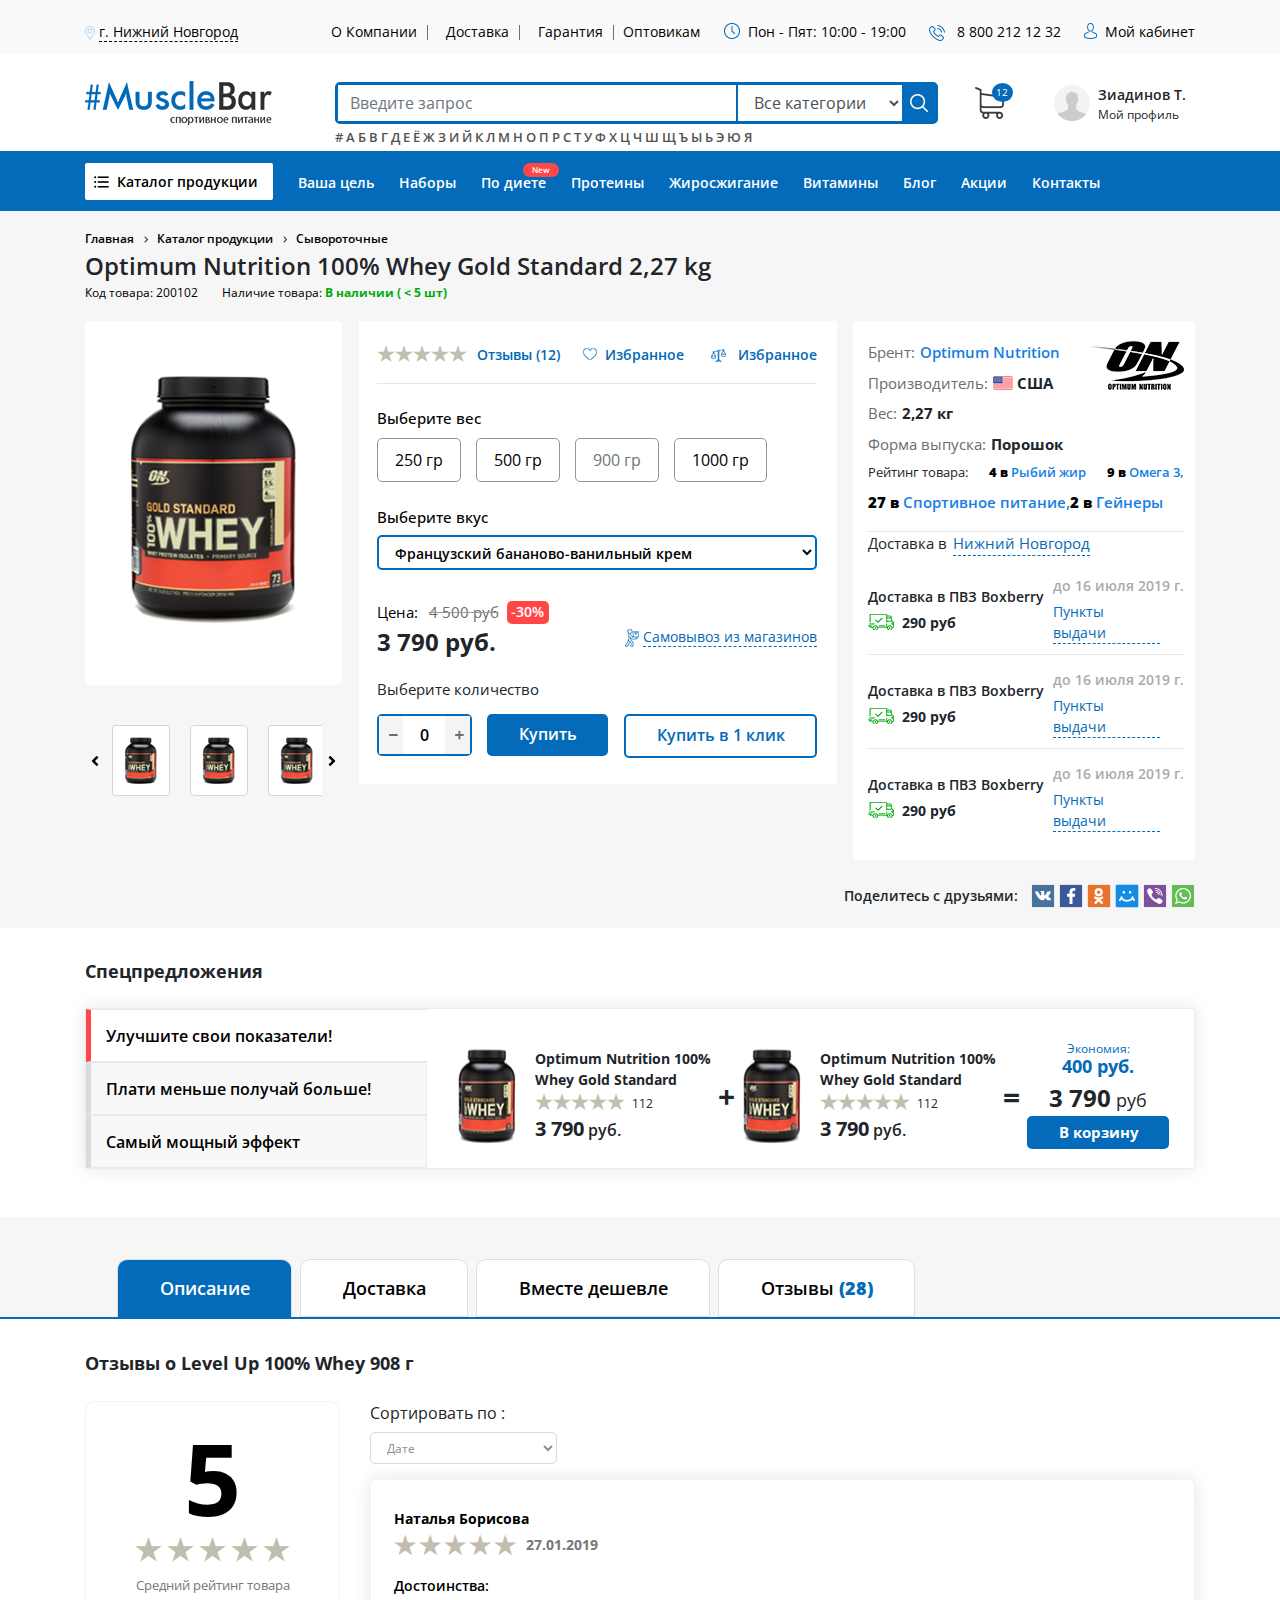
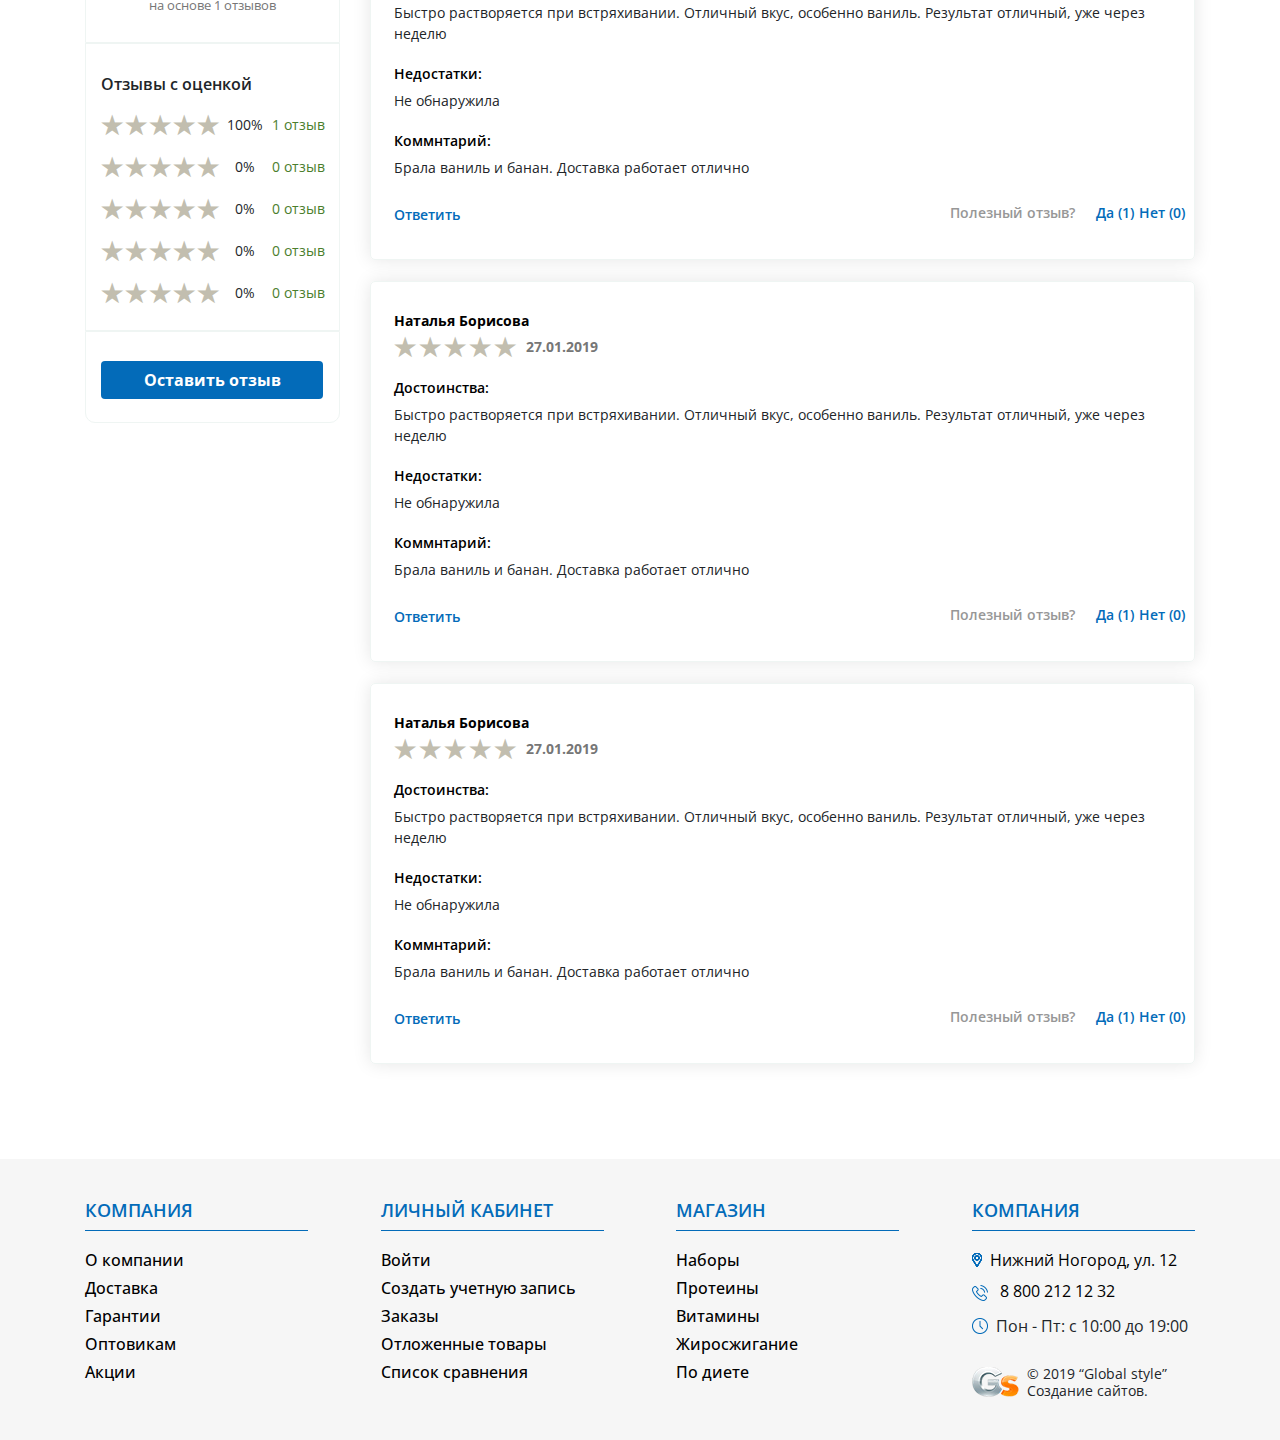
<file: musclebr.html>
<!DOCTYPE html>
	<html lang="en">
	<head>
		<meta charset="UTF-8">
		<meta name="viewport" content="width=device-width, initial-scale=1, shrink-to-fit=no">
		<title>Document</title>
		<link rel="stylesheet" href="css/bootstrap.css">
		<link href="https://fonts.googleapis.com/css?family=Open+Sans:300,400,600,700&display=swap" rel="stylesheet">
		<link rel="stylesheet" href="css/media.css">
		<link rel="stylesheet" href="slick/slick.css">
		<link rel="stylesheet" href="slick/slick-theme.css">	
		<link rel="stylesheet" href="css/style.css">
	</head>
	<body>

		<header>
			<div class="header-bottom">
				<div class="bottom__wrap">
					<div class="container">
						<div class="bottom-fl">
							<div class="navigation">
								<a href="#">
									<img src="img/pl-icon.png" alt="">
									<span>г. Нижний Новгород</span>
								</a>
							</div>
							<div class="bottom-item">
								<li><a href="#">О Компании</a></li>
								<li><a href="#">Доставка</a></li>
								<li><a href="#">Гарантия</a></li>
								<a href="#">Оптовикам</a>
							</div>
							<div class="icon-wrap">
								<img src="img/header-bottom-icon.png" alt="">
								<span>Пон - Пят: 10:00 - 19:00</span>
							</div>
							<div class="icon-wrap">
								<a href="tel:8 800 212 12 32">
									<img src="img/phone.png" alt="">
									<span>8 800 212 12 32</span>
								</a>
							</div>
							<div class="icon-wrap">
								<img src="img/header-bottom-icon-2.png" alt="">
								<span>Мой кабинет</span>
							</div>
						</div>
					</div>
				</div>
			</div>

			<div class="header">
				<div class="container">
					<div class="inner-wrap">
						<div class="logo">
							<img src="img/logo.png" alt="">
						</div>
						<div class="inner-flex">
							<div class="inner-wrapper">
								<div class="inner__item">
									<form action="#">
										<input type="text" class="form-control" placeholder="Введите запрос">
										<div class="form-group">
											<select class="form-control" id="exampleFormControlSelect1">
												<option>Все категории</option>
												<option>Все категории</option>
												<option>Все категории</option>
												<option>Все категории</option>
												<option>Все категории</option>
											</select>

											<div class="img"><img src="img/poisk.png" alt=""></div>
										</form>
									</div>
									<div class="alphabet">
										<a href="#"># А Б В Г Д Е Ё Ж З И Й К Л М Н О П Р С Т У Ф Х Ц Ч Ш Щ Ъ Ы Ь Э Ю Я</a>
									</div>
								</div>


							</div>
							<div class="inner-wrapper">
								<div class="inner-icon">
									<img src="img/header-icon1.png" alt="">
									<div class="two">12</div>
								</div>
							</div>
							<div class="inner-wrapper">
								<div class="magister">
									<img src="img/accaunt.png" alt="">
									<div class="text-h1">
										<span>Зиадинов Т.</span>
										<div class="subspan">Мой профиль</div>
									</div>
								</div>
							</div>
						</div>
					</div>

				</div> 
			</div>

			<div class="header-top">
				<div class="container">
					<div class="top-wrap">
						<div class="top-item">
							<a href="#">
								<img src="img/list.png" alt="">
								<span>Каталог продукции</span>
							</a>
						</div>
						<div id="menuToggle">
							<input type="checkbox" />
							<span id="span1"></span>
							<span id="span2"></span>
							<span id="span3"></span>
						</div>
						<ul class="menu">
							<li><a href="#">Ваша цель</a></li>
							<li><a href="#">Наборы </a></li>
							<div class="ob-wrapper">
								<li class="ob-new"><a href="#" >По диете</a></li>
								<span>New</span>
							</div>
							<li><a href="#">Протеины</a></li>
							<li><a href="#">Жиросжигание</a></li>
							<li><a href="#">Витамины</a></li>
							<li><a href="#">Блог</a></li>
							<li><a href="#">Акции</a></li>
							<li><a href="#">Контакты</a></li>
						</ul>
					</div>
				</div>
			</div> 
		</header>
		<div class="catalog">
			<div class="container">
				<div class="cataolg__item">
					<span><a href="#">Главная</a></span>
					<img src="img/arrows-right.png" alt="">
					<div class="sub-span"><a href="#">Каталог продукции</a></div>
					<img src="img/arrows-right.png" alt="">
					<span><a href="#">Сывороточные</a></span>
				</div>
				<span class="span-h1">Optimum Nutrition 100% Whey Gold Standard 2,27 kg </span>
				<div class="availability">
					<div class="availability-wrap">
						<span>Код товара: 200102 </span>
						<div class="subspan">Наличие товара: <b>В наличии ( < 5 шт)</b></div>
					</div>
				</div>
			</div>
		</div>
		


		<div class="slider">
			<div class="slider-wrap">
				<div class="container">
					<div class="slider-wrapper">
						<div class="slider_item">
							<div class="mid">
								<div class="sl">
									<div class="sl__slide"><a href="#"><img src="img/protein-lg.png" alt="Картинка слайда 1"><span class="sl__text">

									</span></a></div>
									<div class="sl__slide"><a href="#"><img src="img/protein-lg.png" alt="Картинка слайда 2"><span class="sl__text">

									</span></a></div>
									<div class="sl__slide"><a href="#"><img src="img/protein-lg.png" alt="Картинка слайда 3"><span class="sl__text">

									</span></a></div>
									<div class="sl__slide"><a href="#"><img src="img/protein-lg.png" alt="Картинка слайда 4"><span class="sl__text">

									</span></a></div>
									<div class="sl__slide"><a href="#"><img src="img/protein-lg.png" alt="Картинка слайда 5"><span class="sl__text">

									</span></a></div>
									<div class="sl__slide"><a href="#"><img src="img/protein-lg.png" alt="Картинка слайда 6"><span class="sl__text">

									</span></a></div>
									<div class="sl__slide"><a href="#"><img src="img/protein-lg.png" alt="Картинка слайда 7"><span class="sl__text">

									</span></a></div>
									<div class="sl__slide"><a href="#"><img src="img/protein-lg.png" alt="Картинка слайда 8"><span class="sl__text">

									</span></a></div>
									<div class="sl__slide"><a href="#"><img src="img/protein-lg.png" alt="Картинка слайда 9"><span class="sl__text">

									</span></a></div>
									<div class="sl__slide"><a href="#"><img src="img/protein-lg.png" alt="Картинка слайда 10"><span class="sl__text">

									</span></a></div>
									<div class="sl__slide"><a href="#"><img src="img/protein-lg.png" alt="Картинка слайда 11"><span class="sl__text">

									</span></a></div>
									<div class="sl__slide"><a href="#"><img src="img/protein-lg.png" alt="Картинка слайда 12"><span class="sl__text">

									</span></a></div>
									<div class="sl__slide"><a href="#"><img src="img/protein-lg.png" alt="Картинка слайда 13"><span class="sl__text">

									</span></a></div>
									<div class="sl__slide"><a href="#"><img src="img/protein-lg.png" alt="Картинка слайда 14"><span class="sl__text">

									</span></a></div>
								</div>
								<div class="sl2">
									<div class="sl2__slide"><img src="img/protein-smal.png" alt="img"></div>
									<div class="sl2__slide"><img src="img/protein-smal.png" alt="img"></div>
									<div class="sl2__slide"><img src="img/protein-smal.png" alt="img"></div>
									<div class="sl2__slide"><img src="img/protein-smal.png" alt="img"></div>
									<div class="sl2__slide"><img src="img/protein-smal.png" alt="img"></div>
									<div class="sl2__slide"><img src="img/protein-smal.png" alt="img"></div>
									<div class="sl2__slide"><img src="img/protein-smal.png" alt="img"></div>
									<div class="sl2__slide"><img src="img/protein-smal.png" alt="img"></div>
									<div class="sl2__slide"><img src="img/protein-smal.png" alt="img"></div>
									<div class="sl2__slide"><img src="img/protein-smal.png" alt="img"></div>
									<div class="sl2__slide"><img src="img/protein-smal.png" alt="img"></div>
								</div>
							</div>
						</div>
						<div class="slider_item">
							<div class="reviews">
								<div class="reviews_wrap">
									<div class="rarind-wrapper">
										<input type="radio" name="rating" id="star-1"><label for="star-1"></label>
										<input type="radio" name="rating" id="star-2"><label for="star-2"></label>
										<input type="radio" name="rating" id="star-3"><label for="star-3"></label>
										<input type="radio" name="rating" id="star-4"><label for="star-4"></label>
										<input type="radio" name="rating" id="star-5"><label for="star-5"></label>
									</div>
									<span>Отзывы (12)</span>
									<div class="hearts">
										<img src="img/heart.png" alt="">
										<span>Избранное</span>
									</div>
									<div class="libra1">
										<img src="img/sravnit.png" alt="">
										<span>Избранное</span>
									</div>
								</div>
								<div class="grams">
									<div class="h4">Выберите вес</div>
									 <div class="grams_wrap">
										<ul class="nav nav-tabs">
											<li class="nav-items">
												<a class="nav-link" href="#">250 гр</a>
											</li>
											<li class="nav-items dropdown">
												<a class="nav-link" href="#">500 гр</a>
											</li>
											<li class="nav-items">
												<a class="nav-link disabled" href="#">900 гр</a>
											</li>
											<li class="nav-items">
												<a class="nav-link " href="#" tabindex="-1" aria-disabled="true">1000 гр</a>
											</li>
										</ul> 
										<!-- <div class="grams-one">250 гр</div>
										<div class="grams-two">500 гр</div>
										<div class="grams-three">900 гр</div>
										<div class="grams-four">1000 гр</div> -->
									</div>
								</div>
								<div class="choose">
									<h1>Выберите вкус</h1>
									<div class="choose_wrap">
										<select class="form-control" id="exampleFormControlSelect1">
											<option>Французский бананово-ванильный крем</option>
											<option>Французский бананово-ванильный крем</option>
											<option>Французский бананово-ванильный крем</option>
											<option>Французский бананово-ванильный крем</option>
											<option>Французский бананово-ванильный крем</option>
										</select>
									</div>
									<div class="discounts">
										<span>Цена:</span>
										<div class="number">4 500 руб</div>
										<div class="subspan">-30%</div>
									</div>
									<div class="numbers">
										<span>3 790 руб.</span>
										<div class="pickup">
											<img src="img/samavisov.png" alt="">
											<span>Самовывоз из магазинов</span>
										</div>
									</div>
									<div class="quantity">
										<span>Выберите количество</span>
										<div class="quantity-wrap">
											<div class="quantity-one">
												<div class="product-order">
													<div class="quantitys">
														<a href="#" class="minus" id="q_down"><i class="fa fa-minus"></i></a>
														<input type="text" name="quantity" class="quantity_wanted" size="2" value="0">
														<a href="#" class="plus" id="q_up"><i class="fa fa-plus"></i></a>
													</div>
												</div>
											</div>
											<div class="quantity-two">
												<div class="btn"><a href="#">Купить</a></div>
											</div>
											<div class="quantity-three">
												<div class="btn"><a href="#">Купить в 1 клик</a></div>
											</div>
										</div>	
									</div>
								</div>
							</div>
						</div>
						<div class="slider_item">
							<div class="brand">
								<div class="brand-wrap">
									<div class="brand-item">
										<div class="brand-one">
											<div class="span-br">
												<span>Брент:</span>
												<div class="optium">Optimum Nutrition</div>
											</div>
											<div class="subspan-br">
												<div class="sub-span">Производитель:</div>
												<img src="img/U.png" alt="">
												<div class="USA">США</div>
											</div>
										</div>
										<div class="brand-two">
											<img src="img/on.png" alt="">
										</div>
									</div>
									<div class="weights">
										<span>Вес:</span>
										<div class="subspan">2,27 кг</div>
									</div>
									<div class="form">
										<span>Форма выпуска:</span>
										<div class="subspan">Порошок</div>
									</div>
									<div class="rating">
										<span>Рейтинг товара:</span>
										<div class="span"><b>4 в</b> Рыбий жир</div>
										<div class="subspan"><b>9 в</b> Омега 3,</div>
									</div>
									<div class="span-end">
										<span><b>27 в</b> Спортивное питание,</span>
										<div class="sub-span"><b>2 в</b> Гейнеры</div>
									</div>
								</div>

							<div class="delivery">
								<div class="delivery-wrap">
									<div class="title">Доставка в</div>
									<div class="subtitle">Нижний Новгород</div>
								</div>
								<div class="delivery-item">
									<div class="extradition-wrap">
										<div class="extradition">
											<div class="span">Доставка в ПВЗ Boxberry</div>
											<div class="img">
												<img src="img/kama.png" alt="">
												<span>290 руб</span>
											</div>
										</div>
										<div class="extraditions">
											<div class="span">до 16 июля 2019 г.</div>
											<div class="subspan">Пункты выдачи</div>
										</div>
									</div>
								</div>

								<div class="delivery-item">
									<div class="extradition-wrap">
										<div class="extradition">
											<div class="span">Доставка в ПВЗ Boxberry</div>
											<div class="img">
												<img src="img/kama.png" alt="">
												<span>290 руб</span>
											</div>
										</div>
										<div class="extraditions">
											<div class="span">до 16 июля 2019 г.</div>
											<div class="subspan">Пункты выдачи</div>
										</div>
									</div>
								</div>

								<div class="delivery-item">
									<div class="extradition-wrap">
										<div class="extradition">
											<div class="span">Доставка в ПВЗ Boxberry</div>
											<div class="img">
												<img src="img/kama.png" alt="">
												<span>290 руб</span>
											</div>
										</div>
										<div class="extraditions">
											<div class="span">до 16 июля 2019 г.</div>
											<div class="subspan">Пункты выдачи</div>
										</div>
									</div>
								</div>
							</div>
						</div>
					</div>
				</div>
				<div class="social-network">
					<span>Поделитесь с друзьями:</span>
					<div class="icon">
						<a href="#"><img src="img/wk.png" alt=""></a>
						<a href="#"><img src="img/fk.png" alt=""></a>
						<a href="#"><img src="img/ok.png" alt=""></a>
						<a href="#"><img src="img/smile.png" alt=""></a>
						<a href="#"><img src="img/viber.png" alt=""></a>
						<a href="#"><img src="img/watsap.png" alt=""></a>
					</div>
				</div>
			</div>
		</div>
	</div>
</div>


<section class="vertical-tabs">
	<div class="container">
	<h1>Спецпредложения</h1>
		<div class="vertical-wrap">
			<div class="row">
				<div class="col-lg-4">
					<div class="nav flex-column nav-pills" id="v-pills-tab" role="tablist" aria-orientation="vertical">
						<a class="nav-link active" id="v-pills-home-tab" data-toggle="pill" href="#v-pills-home" role="tab" aria-controls="v-pills-home" aria-selected="true">Улучшите свои показатели!</a>
						<a class="nav-link" id="v-pills-profile-tab" data-toggle="pill" href="#v-pills-profile" role="tab" aria-controls="v-pills-profile" aria-selected="false">Плати меньше получай больше!</a>
						<a class="nav-link" id="v-pills-messages-tab" data-toggle="pill" href="#v-pills-messages" role="tab" aria-controls="v-pills-messages" aria-selected="false">Самый мощный эффект</a>
					</div>
				</div>
				<div class="col-lg-8">
					<div class="tab-content" id="v-pills-tabContent">
						<div class="tab-pane fade show active" id="v-pills-home" role="tabpanel" aria-labelledby="v-pills-home-tab">
							<div class="indicators">
								<div class="indicators-wrap">
									<div class="indicators-item">
										<div class="whey">
											<img src="img/protein-izi.png" alt="">
											<div class="text">
												<div class="title">Optimum Nutrition 100%</div>
												<div class="sub-title">Whey Gold Standard</div>
												<div class="rarind-wrapper">
													<span>112</span>
													<input type="radio" name="ratinge1" id="star-51"><label for="star-51"></label>
													<input type="radio" name="ratinge1" id="star-52"><label for="star-52"></label>
													<input type="radio" name="ratinge1" id="star-53"><label for="star-53"></label>
													<input type="radio" name="ratinge1" id="star-54"><label for="star-54"></label>
													<input type="radio" name="ratinge1" id="star-55"><label for="star-55"></label>
												</div>
												<span><b>3 790</b> руб.</span>
											</div>

										</div>

									</div>
									<span class="min">+</span>
									<div class="indicators-item">
										<div class="whey">
											<img src="img/protein-izi.png" alt="">
											<div class="text">
												<div class="title">Optimum Nutrition 100%</div>
												<div class="sub-title">Whey Gold Standard</div>
												<div class="rarind-wrapper">
													<span>112</span>
													<input type="radio" name="ratinge2" id="star-56"><label for="star-56"></label>
													<input type="radio" name="ratinge2" id="star-57"><label for="star-57"></label>
													<input type="radio" name="ratinge2" id="star-58"><label for="star-58"></label>
													<input type="radio" name="ratinge2" id="star-59"><label for="star-59"></label>
													<input type="radio" name="ratinge2" id="star-60"><label for="star-60"></label>
												</div>
												<span><b>3 790</b> руб.</span>
											</div>

										</div>
									</div>
									<span class="min">=</span>
									<div class="indicators-item">
										<div class="saving">
											<div class="title">Экономия:</div>
											<div class="price">400 руб.</div>
											<div class="subprice"><b>3 790</b> руб</div>
											<div class="btn"><a href="#">В корзину</a></div>
										</div>
									</div>
								</div>
							</div>
						</div>
						<div class="tab-pane fade" id="v-pills-profile" role="tabpanel" aria-labelledby="v-pills-profile-tab">
							<div class="indicators">
								<div class="indicators-wrap">
									<div class="indicators-item">
										<div class="whey">
											<img src="img/protein-izi.png" alt="">
											<div class="text">
												<div class="title">Optimum Nutrition 100%</div>
												<div class="sub-title">Whey Gold Standard</div>
												<div class="rarind-wrapper">
													<span>112</span>
													<input type="radio" name="ratinge3" id="star-61"><label for="star-61"></label>
													<input type="radio" name="ratinge3" id="star-62"><label for="star-62"></label>
													<input type="radio" name="ratinge3" id="star-63"><label for="star-63"></label>
													<input type="radio" name="ratinge3" id="star-64"><label for="star-64"></label>
													<input type="radio" name="ratinge3" id="star-65"><label for="star-65"></label>
												</div>
												<span><b>3 790</b> руб.</span>
											</div>

										</div>

									</div>
									<span class="min">+</span>
									<div class="indicators-item">
										<div class="whey">
											<img src="img/protein-izi.png" alt="">
											<div class="text">
												<div class="title">Optimum Nutrition 100%</div>
												<div class="sub-title">Whey Gold Standard</div>
												<div class="rarind-wrapper">
													<span>112</span>
													<input type="radio" name="ratinge4" id="star-66"><label for="star-66"></label>
													<input type="radio" name="ratinge4" id="star-67"><label for="star-67"></label>
													<input type="radio" name="ratinge4" id="star-68"><label for="star-68"></label>
													<input type="radio" name="ratinge4" id="star-69"><label for="star-69"></label>
													<input type="radio" name="ratinge4" id="star-70"><label for="star-70"></label>
												</div>
												<span><b>3 790</b> руб.</span>
											</div>

										</div>
									</div>
									<span class="min">=</span>
									<div class="indicators-item">
										<div class="saving">
											<div class="title">Экономия:</div>
											<div class="price">400 руб.</div>
											<div class="subprice"><b>3 790</b> руб</div>
											<div class="btn"><a href="#">В корзину</a></div>
										</div>
									</div>
								</div>
							</div>
						</div>
						<div class="tab-pane fade" id="v-pills-messages" role="tabpanel" aria-labelledby="v-pills-messages-tab">
							<div class="indicators">
								<div class="indicators-wrap">
									<div class="indicators-item">
										<div class="whey">
											<img src="img/protein-izi.png" alt="">
											<div class="text">
												<div class="title">Optimum Nutrition 100%</div>
												<div class="sub-title">Whey Gold Standard</div>
												<div class="rarind-wrapper">
													<span>112</span>
													<input type="radio" name="ratinge5" id="star-71"><label for="star-71"></label>
													<input type="radio" name="ratinge5" id="star-72"><label for="star-72"></label>
													<input type="radio" name="ratinge5" id="star-773"><label for="star-73"></label>
													<input type="radio" name="ratinge5" id="star-74"><label for="star-74"></label>
													<input type="radio" name="ratinge5" id="star-75"><label for="star-75"></label>
												</div>
												<span><b>3 790</b> руб.</span>
											</div>

										</div>

									</div>
									<span class="min">+</span>
									<div class="indicators-item">
										<div class="whey">
											<img src="img/protein-izi.png" alt="">
											<div class="text">
												<div class="title">Optimum Nutrition 100%</div>
												<div class="sub-title">Whey Gold Standard</div>
												<div class="rarind-wrapper">
													<span>112</span>
													<input type="radio" name="ratinge6" id="star-76"><label for="star-76"></label>
													<input type="radio" name="ratinge6" id="star-77"><label for="star-77"></label>
													<input type="radio" name="ratinge6" id="star-78"><label for="star-78"></label>
													<input type="radio" name="ratinge6" id="star-79"><label for="star-79"></label>
													<input type="radio" name="ratinge6" id="star-80"><label for="star-80"></label>
												</div>
												<span><b>3 790</b> руб.</span>
											</div>

										</div>
									</div>
									<span class="min">=</span>
									<div class="indicators-item">
										<div class="saving">
											<div class="title">Экономия:</div>
											<div class="price">400 руб.</div>
											<div class="subprice"><b>3 790</b> руб</div>
											<div class="btn"><a href="#">В корзину</a></div>
										</div>
									</div>
								</div>
							</div>
						</div>
					</div>
				</div>
			</div>
		</div>
	</div>
</section>



<section class="rating-reviews">
	
	<div class="tabs">
		<nav>
			<div class="nav nav-tabs" id="nav-tab" role="tablist">
				<a class="nav-item nav-link active" id="nav-home-tab" data-toggle="tab" href="#nav-home" role="tab" aria-controls="nav-home" aria-selected="true">Описание</a>
				<a class="nav-item nav-link" id="nav-profile-tab" data-toggle="tab" href="#nav-profile" role="tab" aria-controls="nav-profile" aria-selected="false">Доставка</a>
				<a class="nav-item nav-link" id="nav-contact-tab" data-toggle="tab" href="#nav-contact" role="tab" aria-controls="nav-contact" aria-selected="false">Вместе дешевле</a>
				<a class="nav-item nav-link" id="nav-reviews-tab" data-toggle="tab" href="#nav-reviews" role="tab" aria-controls="nav-reviews" aria-selected="false">Отзывы <b>(28)</b></a>
			</div>
		</nav>
		<div class="tab-content" id="nav-tabContent">
			<div class="tab-pane fade show active" id="nav-home" role="tabpanel" aria-labelledby="nav-home-tab">
				<div class="description">
					<div class="container">
						<div class="h5">Отзывы о Level Up 100% Whey 908 г</div>
						<div class="row">
							<div class="col-lg-3">
								<div class="average">
									<div class="five">
										<div class="title">5</div>
										<div class="rarind-wrapper">
											<input type="radio" name="ratinge6" id="star-81"><label for="star-81"></label>
											<input type="radio" name="ratinge6" id="star-82"><label for="star-82"></label>
											<input type="radio" name="ratinge6" id="star-83"><label for="star-83"></label>
											<input type="radio" name="ratinge6" id="star-84"><label for="star-84"></label>
											<input type="radio" name="ratinge6" id="star-85"><label for="star-85"></label>
										</div>
										<div class="subtitle">
											Средний рейтинг товара <br> на основе 1 отзывов
										</div>
									</div>
									<div class="assessment">
										<span class="span">Отзывы с оценкой</span>
										<div class="assessment-wrap">
											<div class="rarind-wrapper">
												<input type="radio" name="ratinge7" id="star-86"><label for="star-86"></label>
												<input type="radio" name="ratinge7" id="star-87"><label for="star-87"></label>
												<input type="radio" name="ratinge7" id="star-88"><label for="star-88"></label>
												<input type="radio" name="ratinge7" id="star-89"><label for="star-89"></label>
												<input type="radio" name="ratinge7" id="star-90"><label for="star-90"></label>
											</div>
											<span>100%</span>
											<div class="subspan">1 отзыв</div>
										</div>
											<div class="assessment-wrap">
											<div class="rarind-wrapper">
												<input type="radio" name="ratinge8" id="star-91"><label for="star-91"></label>
												<input type="radio" name="ratinge8" id="star-92"><label for="star-92"></label>
												<input type="radio" name="ratinge8" id="star-93"><label for="star-93"></label>
												<input type="radio" name="ratinge8" id="star-94"><label for="star-94"></label>
												<input type="radio" name="ratinge8" id="star-95"><label for="star-95"></label>
											</div>
											<span>0%</span>
											<div class="subspan">0 отзыв</div>
										</div>
											<div class="assessment-wrap">
											<div class="rarind-wrapper">
												<input type="radio" name="ratinge9" id="star-96"><label for="star-96"></label>
												<input type="radio" name="ratinge9" id="star-97"><label for="star-97"></label>
												<input type="radio" name="ratinge9" id="star-98"><label for="star-98"></label>
												<input type="radio" name="ratinge9" id="star-99"><label for="star-99"></label>
												<input type="radio" name="ratinge9" id="star-100"><label for="star-100"></label>
											</div>
											<span>0%</span>
											<div class="subspan">0 отзыв</div>
										</div>
											<div class="assessment-wrap">
											<div class="rarind-wrapper">
												<input type="radio" name="ratinge10" id="star-101"><label for="star-101"></label>
												<input type="radio" name="ratinge10" id="star-102"><label for="star-102"></label>
												<input type="radio" name="ratinge10" id="star-103"><label for="star-103"></label>
												<input type="radio" name="ratinge10" id="star-104"><label for="star-104"></label>
												<input type="radio" name="ratinge10" id="star-105"><label for="star-105"></label>
											</div>
											<span>0%</span>
											<div class="subspan">0 отзыв</div>
										</div>
											<div class="assessment-wrap">
											<div class="rarind-wrapper">
												<input type="radio" name="ratinge11" id="star-106"><label for="star-106"></label>
												<input type="radio" name="ratinge11" id="star-107"><label for="star-107"></label>
												<input type="radio" name="ratinge11" id="star-108"><label for="star-108"></label>
												<input type="radio" name="ratinge11" id="star-109"><label for="star-109"></label>
												<input type="radio" name="ratinge11" id="star-110"><label for="star-110"></label>
											</div>
											<span>0%</span>
											<div class="subspan">0 отзыв</div>
										</div>
									</div>
								</div>

								<div class="leave">
									<div class="btn">Оставить отзыв</div>
								</div>
							</div>
							<div class="col-lg-9">
								<div class="sorting">
									<div class="sorting-date">
										<span>Сортировать по :</span>
										<div class="choose_wrap">
											<select class="form-control" id="exampleFormControlSelect1">
												<option>Дате</option>
												<option>Дате</option>
												<option>Дате</option>
												<option>Дате</option>
												<option>Дате</option>
											</select>
										</div>
									</div>
									<div class="sortings-wrap">
										<span>Наталья Борисова</span>
										<div class="rarind-wrapper">
											<span>27.01.2019</span>
											<input type="radio" name="ratinge12" id="star-111"><label for="star-111"></label>
											<input type="radio" name="ratinge12" id="star-112"><label for="star-112"></label>
											<input type="radio" name="ratinge12" id="star-113"><label for="star-113"></label>
											<input type="radio" name="ratinge12" id="star-114"><label for="star-114"></label>
											<input type="radio" name="ratinge12" id="star-115"><label for="star-115"></label>
										</div>
										<div class="span">Достоинства:</div>
										<div class="subspan">Быстро растворяется при встряхивании. Отличный вкус, особенно ваниль. Результат отличный, уже через неделю</div>
										<div class="span">Недостатки:</div>
										<div class="subspan">Не обнаружила</div>
										<div class="span">Коммнтарий:</div>
										<div class="subspan">Брала ваниль и банан. Доставка работает отлично</div>
										<div class="reply">
											<div class="reply-item">
												<a href="#"><span>Ответить</span></a>
											</div>
											<div class="reply-item">
												<div class="reply-pl">
													<span>Полезный отзыв?</span>
													<div class="span">Да (1)</div>
													<div class="subspan">Нет (0)</div>
												</div>
											</div>
										</div>
									</div>
										<div class="sortings-wrap">
										<span>Наталья Борисова</span>
										<div class="rarind-wrapper">
											<span>27.01.2019</span>
											<input type="radio" name="ratinge20" id="star-201"><label for="star-201"></label>
											<input type="radio" name="ratinge12" id="star-202"><label for="star-202"></label>
											<input type="radio" name="ratinge12" id="star-203"><label for="star-203"></label>
											<input type="radio" name="ratinge12" id="star-204"><label for="star-204"></label>
											<input type="radio" name="ratinge12" id="star-205"><label for="star-205"></label>
										</div>
										<div class="span">Достоинства:</div>
										<div class="subspan">Быстро растворяется при встряхивании. Отличный вкус, особенно ваниль. Результат отличный, уже через неделю</div>
										<div class="span">Недостатки:</div>
										<div class="subspan">Не обнаружила</div>
										<div class="span">Коммнтарий:</div>
										<div class="subspan">Брала ваниль и банан. Доставка работает отлично</div>
										<div class="reply">
											<div class="reply-item">
												<a href="#"><span>Ответить</span></a>
											</div>
											<div class="reply-item">
												<div class="reply-pl">
													<span>Полезный отзыв?</span>
													<div class="span">Да (1)</div>
													<div class="subspan">Нет (0)</div>
												</div>
											</div>
										</div>
									</div>
										<div class="sortings-wrap">
										<span>Наталья Борисова</span>
										<div class="rarind-wrapper">
											<span>27.01.2019</span>
											<input type="radio" name="ratinge23" id="star-111"><label for="star-111"></label>
											<input type="radio" name="ratinge23" id="star-112"><label for="star-112"></label>
											<input type="radio" name="ratinge23" id="star-113"><label for="star-113"></label>
											<input type="radio" name="ratinge24" id="star-114"><label for="star-114"></label>
											<input type="radio" name="ratinge25" id="star-115"><label for="star-115"></label>
										</div>
										<div class="span">Достоинства:</div>
										<div class="subspan">Быстро растворяется при встряхивании. Отличный вкус, особенно ваниль. Результат отличный, уже через неделю</div>
										<div class="span">Недостатки:</div>
										<div class="subspan">Не обнаружила</div>
										<div class="span">Коммнтарий:</div>
										<div class="subspan">Брала ваниль и банан. Доставка работает отлично</div>
										<div class="reply">
											<div class="reply-item">
												<a href="#"><span>Ответить</span></a>
											</div>
											<div class="reply-item">
												<div class="reply-pl">
													<span>Полезный отзыв?</span>
													<div class="span">Да (1)</div>
													<div class="subspan">Нет (0)</div>
												</div>
											</div>
										</div>
									</div>
								</div>
							</div>
						</div>
					</div>
				</div>
			</div>
			<div class="tab-pane fade" id="nav-profile" role="tabpanel" aria-labelledby="nav-profile-tab">
				<div class="description">
					<div class="container">
						<div class="h5">Отзывы о Level Up 100% Whey 908 г</div>
						<div class="row">
							<div class="col-lg-3">
								<div class="average">
									<div class="five">
										<div class="title">5</div>
										<div class="rarind-wrapper">
											<input type="radio" name="ratinge6" id="star-81"><label for="star-81"></label>
											<input type="radio" name="ratinge6" id="star-82"><label for="star-82"></label>
											<input type="radio" name="ratinge6" id="star-83"><label for="star-83"></label>
											<input type="radio" name="ratinge6" id="star-84"><label for="star-84"></label>
											<input type="radio" name="ratinge6" id="star-85"><label for="star-85"></label>
										</div>
										<div class="subtitle">
											Средний рейтинг товара <br> на основе 1 отзывов
										</div>
									</div>
									<div class="assessment">
										<span class="span">Отзывы с оценкой</span>
										<div class="assessment-wrap">
											<div class="rarind-wrapper">
												<input type="radio" name="ratinge7" id="star-86"><label for="star-86"></label>
												<input type="radio" name="ratinge7" id="star-87"><label for="star-87"></label>
												<input type="radio" name="ratinge7" id="star-88"><label for="star-88"></label>
												<input type="radio" name="ratinge7" id="star-89"><label for="star-89"></label>
												<input type="radio" name="ratinge7" id="star-90"><label for="star-90"></label>
											</div>
											<span>100%</span>
											<div class="subspan">1 отзыв</div>
										</div>
											<div class="assessment-wrap">
											<div class="rarind-wrapper">
												<input type="radio" name="ratinge8" id="star-91"><label for="star-91"></label>
												<input type="radio" name="ratinge8" id="star-92"><label for="star-92"></label>
												<input type="radio" name="ratinge8" id="star-93"><label for="star-93"></label>
												<input type="radio" name="ratinge8" id="star-94"><label for="star-94"></label>
												<input type="radio" name="ratinge8" id="star-95"><label for="star-95"></label>
											</div>
											<span>0%</span>
											<div class="subspan">0 отзыв</div>
										</div>
											<div class="assessment-wrap">
											<div class="rarind-wrapper">
												<input type="radio" name="ratinge9" id="star-96"><label for="star-96"></label>
												<input type="radio" name="ratinge9" id="star-97"><label for="star-97"></label>
												<input type="radio" name="ratinge9" id="star-98"><label for="star-98"></label>
												<input type="radio" name="ratinge9" id="star-99"><label for="star-99"></label>
												<input type="radio" name="ratinge9" id="star-100"><label for="star-100"></label>
											</div>
											<span>0%</span>
											<div class="subspan">0 отзыв</div>
										</div>
											<div class="assessment-wrap">
											<div class="rarind-wrapper">
												<input type="radio" name="ratinge10" id="star-101"><label for="star-101"></label>
												<input type="radio" name="ratinge10" id="star-102"><label for="star-102"></label>
												<input type="radio" name="ratinge10" id="star-103"><label for="star-103"></label>
												<input type="radio" name="ratinge10" id="star-104"><label for="star-104"></label>
												<input type="radio" name="ratinge10" id="star-105"><label for="star-105"></label>
											</div>
											<span>0%</span>
											<div class="subspan">0 отзыв</div>
										</div>
											<div class="assessment-wrap">
											<div class="rarind-wrapper">
												<input type="radio" name="ratinge11" id="star-106"><label for="star-106"></label>
												<input type="radio" name="ratinge11" id="star-107"><label for="star-107"></label>
												<input type="radio" name="ratinge11" id="star-108"><label for="star-108"></label>
												<input type="radio" name="ratinge11" id="star-109"><label for="star-109"></label>
												<input type="radio" name="ratinge11" id="star-110"><label for="star-110"></label>
											</div>
											<span>0%</span>
											<div class="subspan">0 отзыв</div>
										</div>
									</div>
								</div>

								<div class="leave">
									<div class="btn">Оставить отзыв</div>
								</div>
							</div>
							<div class="col-lg-9">
								<div class="sorting">
									<div class="sorting-date">
										<span>Сортировать по :</span>
										<div class="choose_wrap">
											<select class="form-control" id="exampleFormControlSelect1">
												<option>Дате</option>
												<option>Дате</option>
												<option>Дате</option>
												<option>Дате</option>
												<option>Дате</option>
											</select>
										</div>
									</div>
									<div class="sortings-wrap">
										<span>Наталья Борисова</span>
										<div class="rarind-wrapper">
											<span>27.01.2019</span>
											<input type="radio" name="ratinge12" id="star-111"><label for="star-111"></label>
											<input type="radio" name="ratinge12" id="star-112"><label for="star-112"></label>
											<input type="radio" name="ratinge12" id="star-113"><label for="star-113"></label>
											<input type="radio" name="ratinge12" id="star-114"><label for="star-114"></label>
											<input type="radio" name="ratinge12" id="star-115"><label for="star-115"></label>
										</div>
										<div class="span">Достоинства:</div>
										<div class="subspan">Быстро растворяется при встряхивании. Отличный вкус, особенно ваниль. Результат отличный, уже через неделю</div>
										<div class="span">Недостатки:</div>
										<div class="subspan">Не обнаружила</div>
										<div class="span">Коммнтарий:</div>
										<div class="subspan">Брала ваниль и банан. Доставка работает отлично</div>
										<div class="reply">
											<div class="reply-item">
												<a href="#"><span>Ответить</span></a>
											</div>
											<div class="reply-item">
												<div class="reply-pl">
													<span>Полезный отзыв?</span>
													<div class="span">Да (1)</div>
													<div class="subspan">Нет (0)</div>
												</div>
											</div>
										</div>
									</div>
									<div class="sortings-wrap">
										<span>Наталья Борисова</span>
										<div class="rarind-wrapper">
											<span>27.01.2019</span>
											<input type="radio" name="ratinge13" id="star-116"><label for="star-116"></label>
											<input type="radio" name="ratinge13" id="star-117"><label for="star-117"></label>
											<input type="radio" name="ratinge13" id="star-118"><label for="star-118"></label>
											<input type="radio" name="ratinge13" id="star-119"><label for="star-119"></label>
											<input type="radio" name="ratinge13" id="star-120"><label for="star-120"></label>
										</div>
										<div class="span">Достоинства:</div>
										<div class="subspan">Быстро растворяется при встряхивании. Отличный вкус, особенно ваниль. Результат отличный, уже через неделю</div>
										<div class="span">Недостатки:</div>
										<div class="subspan">Не обнаружила</div>
										<div class="span">Коммнтарий:</div>
										<div class="subspan">Брала ваниль и банан. Доставка работает отлично</div>
										<div class="reply">
											<div class="reply-item">
												<a href="#"><span>Ответить</span></a>
											</div>
											<div class="reply-item">
												<div class="reply-pl">
													<span>Полезный отзыв?</span>
													<div class="span">Да (1)</div>
													<div class="subspan">Нет (0)</div>
												</div>
											</div>
										</div>
									</div>
									<div class="sortings-wrap">
										<span>Наталья Борисова</span>
										<div class="rarind-wrapper">
											<span>27.01.2019</span>
											<input type="radio" name="ratinge14" id="star-121"><label for="star-121"></label>
											<input type="radio" name="ratinge14" id="star-122"><label for="star-122"></label>
											<input type="radio" name="ratinge14" id="star-123"><label for="star-123"></label>
											<input type="radio" name="ratinge14" id="star-124"><label for="star-124"></label>
											<input type="radio" name="ratinge14" id="star-125"><label for="star-125"></label>
										</div>
										<div class="span">Достоинства:</div>
										<div class="subspan">Быстро растворяется при встряхивании. Отличный вкус, особенно ваниль. Результат отличный, уже через неделю</div>
										<div class="span">Недостатки:</div>
										<div class="subspan">Не обнаружила</div>
										<div class="span">Коммнтарий:</div>
										<div class="subspan">Брала ваниль и банан. Доставка работает отлично</div>
										<div class="reply">
											<div class="reply-item">
												<a href="#"><span>Ответить</span></a>
											</div>
											<div class="reply-item">
												<div class="reply-pl">
													<span>Полезный отзыв?</span>
													<div class="span">Да (1)</div>
													<div class="subspan">Нет (0)</div>
												</div>
											</div>
										</div>
									</div>
								</div>
							</div>
						</div>
					</div>
				</div>
			</div>
			<div class="tab-pane fade" id="nav-contact" role="tabpanel" aria-labelledby="nav-contact-tab">
				<div class="description">
					<div class="container">
						<div class="h5">Отзывы о Level Up 100% Whey 908 г</div>
						<div class="row">
							<div class="col-lg-3">
								<div class="average">
									<div class="five">
										<div class="title">5</div>
										<div class="rarind-wrapper">
											<input type="radio" name="ratinge15" id="star-126"><label for="star-126"></label>
											<input type="radio" name="ratinge15" id="star-127"><label for="star-127"></label>
											<input type="radio" name="ratinge15" id="star-128"><label for="star-128"></label>
											<input type="radio" name="ratinge15" id="star-129"><label for="star-129"></label>
											<input type="radio" name="ratinge15" id="star-130"><label for="star-130"></label>
										</div>
										<div class="subtitle">
											Средний рейтинг товара <br> на основе 1 отзывов
										</div>
									</div>
									<div class="assessment">
										<span class="span">Отзывы с оценкой</span>
										<div class="assessment-wrap">
											<div class="rarind-wrapper">
												<input type="radio" name="ratinge16" id="star-131"><label for="star-131"></label>
												<input type="radio" name="ratinge16" id="star-132"><label for="star-132"></label>
												<input type="radio" name="ratinge16" id="star-133"><label for="star-133"></label>
												<input type="radio" name="ratinge16" id="star-134"><label for="star-134"></label>
												<input type="radio" name="ratinge16" id="star-135"><label for="star-135"></label>
											</div>
											<span>100%</span>
											<div class="subspan">1 отзыв</div>
										</div>
											<div class="assessment-wrap">
											<div class="rarind-wrapper">
												<input type="radio" name="ratinge17" id="star-136"><label for="star-136"></label>
												<input type="radio" name="ratinge17" id="star-137"><label for="star-137"></label>
												<input type="radio" name="ratinge17" id="star-138"><label for="star-138"></label>
												<input type="radio" name="ratinge17" id="star-139"><label for="star-139"></label>
												<input type="radio" name="ratinge17" id="star-140"><label for="star-140"></label>
											</div>
											<span>0%</span>
											<div class="subspan">0 отзыв</div>
										</div>
											<div class="assessment-wrap">
											<div class="rarind-wrapper">
												<input type="radio" name="ratinge18" id="star-141"><label for="star-141"></label>
												<input type="radio" name="ratinge18" id="star-142"><label for="star-142"></label>
												<input type="radio" name="ratinge18" id="star-143"><label for="star-143"></label>
												<input type="radio" name="ratinge18" id="star-144"><label for="star-144"></label>
												<input type="radio" name="ratinge18" id="star-145"><label for="star-145"></label>
											</div>
											<span>0%</span>
											<div class="subspan">0 отзыв</div>
										</div>
											<div class="assessment-wrap">
											<div class="rarind-wrapper">
												<input type="radio" name="ratinge19" id="star-146"><label for="star-146"></label>
												<input type="radio" name="ratinge19" id="star-147"><label for="star-147"></label>
												<input type="radio" name="ratinge19" id="star-148"><label for="star-148"></label>
												<input type="radio" name="ratinge19" id="star-149"><label for="star-149"></label>
												<input type="radio" name="ratinge19" id="star-150"><label for="star-150"></label>
											</div>
											<span>0%</span>
											<div class="subspan">0 отзыв</div>
										</div>
											<div class="assessment-wrap">
											<div class="rarind-wrapper">
												<input type="radio" name="ratinge20" id="star-160"><label for="star-160"></label>
												<input type="radio" name="ratinge20" id="star-170"><label for="star-170"></label>
												<input type="radio" name="ratinge20" id="star-180"><label for="star-180"></label>
												<input type="radio" name="ratinge20" id="star-190"><label for="star-190"></label>
												<input type="radio" name="ratinge20" id="star-200"><label for="star-200"></label>
											</div>
											<span>0%</span>
											<div class="subspan">0 отзыв</div>
										</div>
									</div>
								</div>

								<div class="leave">
									<div class="btn">Оставить отзыв</div>
								</div>
							</div>
							<div class="col-lg-9">
								<div class="sorting">
									<div class="sorting-date">
										<span>Сортировать по :</span>
										<div class="choose_wrap">
											<select class="form-control" id="exampleFormControlSelect1">
												<option>Дате</option>
												<option>Дате</option>
												<option>Дате</option>
												<option>Дате</option>
												<option>Дате</option>
											</select>
										</div>
									</div>
									<div class="sortings-wrap">
										<span>Наталья Борисова</span>
										<div class="rarind-wrapper">
											<span>27.01.2019</span>
											<input type="radio" name="ratinge12" id="star-111"><label for="star-111"></label>
											<input type="radio" name="ratinge12" id="star-112"><label for="star-112"></label>
											<input type="radio" name="ratinge12" id="star-113"><label for="star-113"></label>
											<input type="radio" name="ratinge12" id="star-114"><label for="star-114"></label>
											<input type="radio" name="ratinge12" id="star-115"><label for="star-115"></label>
										</div>
										<div class="span">Достоинства:</div>
										<div class="subspan">Быстро растворяется при встряхивании. Отличный вкус, особенно ваниль. Результат отличный, уже через неделю</div>
										<div class="span">Недостатки:</div>
										<div class="subspan">Не обнаружила</div>
										<div class="span">Коммнтарий:</div>
										<div class="subspan">Брала ваниль и банан. Доставка работает отлично</div>
										<div class="reply">
											<div class="reply-item">
												<a href="#"><span>Ответить</span></a>
											</div>
											<div class="reply-item">
												<div class="reply-pl">
													<span>Полезный отзыв?</span>
													<div class="span">Да (1)</div>
													<div class="subspan">Нет (0)</div>
												</div>
											</div>
										</div>
									</div>
										<div class="sortings-wrap">
										<span>Наталья Борисова</span>
										<div class="rarind-wrapper">
											<span>27.01.2019</span>
											<input type="radio" name="ratinge12" id="star-111"><label for="star-111"></label>
											<input type="radio" name="ratinge12" id="star-112"><label for="star-112"></label>
											<input type="radio" name="ratinge12" id="star-113"><label for="star-113"></label>
											<input type="radio" name="ratinge12" id="star-114"><label for="star-114"></label>
											<input type="radio" name="ratinge12" id="star-115"><label for="star-115"></label>
										</div>
										<div class="span">Достоинства:</div>
										<div class="subspan">Быстро растворяется при встряхивании. Отличный вкус, особенно ваниль. Результат отличный, уже через неделю</div>
										<div class="span">Недостатки:</div>
										<div class="subspan">Не обнаружила</div>
										<div class="span">Коммнтарий:</div>
										<div class="subspan">Брала ваниль и банан. Доставка работает отлично</div>
										<div class="reply">
											<div class="reply-item">
												<a href="#"><span>Ответить</span></a>
											</div>
											<div class="reply-item">
												<div class="reply-pl">
													<span>Полезный отзыв?</span>
													<div class="span">Да (1)</div>
													<div class="subspan">Нет (0)</div>
												</div>
											</div>
										</div>
									</div>
										<div class="sortings-wrap">
										<span>Наталья Борисова</span>
										<div class="rarind-wrapper">
											<span>27.01.2019</span>
											<input type="radio" name="ratinge12" id="star-111"><label for="star-111"></label>
											<input type="radio" name="ratinge12" id="star-112"><label for="star-112"></label>
											<input type="radio" name="ratinge12" id="star-113"><label for="star-113"></label>
											<input type="radio" name="ratinge12" id="star-114"><label for="star-114"></label>
											<input type="radio" name="ratinge12" id="star-115"><label for="star-115"></label>
										</div>
										<div class="span">Достоинства:</div>
										<div class="subspan">Быстро растворяется при встряхивании. Отличный вкус, особенно ваниль. Результат отличный, уже через неделю</div>
										<div class="span">Недостатки:</div>
										<div class="subspan">Не обнаружила</div>
										<div class="span">Коммнтарий:</div>
										<div class="subspan">Брала ваниль и банан. Доставка работает отлично</div>
										<div class="reply">
											<div class="reply-item">
												<a href="#"><span>Ответить</span></a>
											</div>
											<div class="reply-item">
												<div class="reply-pl">
													<span>Полезный отзыв?</span>
													<div class="span">Да (1)</div>
													<div class="subspan">Нет (0)</div>
												</div>
											</div>
										</div>
									</div>
								</div>
							</div>
						</div>
					</div>
				</div>
			</div>
			<div class="tab-pane fade" id="nav-reviews" role="tabpanel" aria-labelledby="nav-reviews-tab">
				<div class="description">
					<div class="container">
						<div class="h5">Отзывы о Level Up 100% Whey 908 г</div>
						<div class="row">
							<div class="col-lg-3">
								<div class="average">
									<div class="five">
										<div class="title">5</div>
										<div class="rarind-wrapper">
											<input type="radio" name="ratinge6" id="star-81"><label for="star-81"></label>
											<input type="radio" name="ratinge6" id="star-82"><label for="star-82"></label>
											<input type="radio" name="ratinge6" id="star-83"><label for="star-83"></label>
											<input type="radio" name="ratinge6" id="star-84"><label for="star-84"></label>
											<input type="radio" name="ratinge6" id="star-85"><label for="star-85"></label>
										</div>
										<div class="subtitle">
											Средний рейтинг товара <br> на основе 1 отзывов
										</div>
									</div>
									<div class="assessment">
										<span class="span">Отзывы с оценкой</span>
										<div class="assessment-wrap">
											<div class="rarind-wrapper">
												<input type="radio" name="ratinge7" id="star-86"><label for="star-86"></label>
												<input type="radio" name="ratinge7" id="star-87"><label for="star-87"></label>
												<input type="radio" name="ratinge7" id="star-88"><label for="star-88"></label>
												<input type="radio" name="ratinge7" id="star-89"><label for="star-89"></label>
												<input type="radio" name="ratinge7" id="star-90"><label for="star-90"></label>
											</div>
											<span>100%</span>
											<div class="subspan">1 отзыв</div>
										</div>
											<div class="assessment-wrap">
											<div class="rarind-wrapper">
												<input type="radio" name="ratinge8" id="star-91"><label for="star-91"></label>
												<input type="radio" name="ratinge8" id="star-92"><label for="star-92"></label>
												<input type="radio" name="ratinge8" id="star-93"><label for="star-93"></label>
												<input type="radio" name="ratinge8" id="star-94"><label for="star-94"></label>
												<input type="radio" name="ratinge8" id="star-95"><label for="star-95"></label>
											</div>
											<span>0%</span>
											<div class="subspan">0 отзыв</div>
										</div>
											<div class="assessment-wrap">
											<div class="rarind-wrapper">
												<input type="radio" name="ratinge9" id="star-96"><label for="star-96"></label>
												<input type="radio" name="ratinge9" id="star-97"><label for="star-97"></label>
												<input type="radio" name="ratinge9" id="star-98"><label for="star-98"></label>
												<input type="radio" name="ratinge9" id="star-99"><label for="star-99"></label>
												<input type="radio" name="ratinge9" id="star-100"><label for="star-100"></label>
											</div>
											<span>0%</span>
											<div class="subspan">0 отзыв</div>
										</div>
											<div class="assessment-wrap">
											<div class="rarind-wrapper">
												<input type="radio" name="ratinge10" id="star-101"><label for="star-101"></label>
												<input type="radio" name="ratinge10" id="star-102"><label for="star-102"></label>
												<input type="radio" name="ratinge10" id="star-103"><label for="star-103"></label>
												<input type="radio" name="ratinge10" id="star-104"><label for="star-104"></label>
												<input type="radio" name="ratinge10" id="star-105"><label for="star-105"></label>
											</div>
											<span>0%</span>
											<div class="subspan">0 отзыв</div>
										</div>
											<div class="assessment-wrap">
											<div class="rarind-wrapper">
												<input type="radio" name="ratinge11" id="star-106"><label for="star-106"></label>
												<input type="radio" name="ratinge11" id="star-107"><label for="star-107"></label>
												<input type="radio" name="ratinge11" id="star-108"><label for="star-108"></label>
												<input type="radio" name="ratinge11" id="star-109"><label for="star-109"></label>
												<input type="radio" name="ratinge11" id="star-110"><label for="star-110"></label>
											</div>
											<span>0%</span>
											<div class="subspan">0 отзыв</div>
										</div>
									</div>
								</div>

								<div class="leave">
									<div class="btn">Оставить отзыв</div>
								</div>
							</div>
							<div class="col-lg-9">
								<div class="sorting">
									<div class="sorting-date">
										<span>Сортировать по :</span>
										<div class="choose_wrap">
											<select class="form-control" id="exampleFormControlSelect1">
												<option>Дате</option>
												<option>Дате</option>
												<option>Дате</option>
												<option>Дате</option>
												<option>Дате</option>
											</select>
										</div>
									</div>
									<div class="sortings-wrap">
										<span>Наталья Борисова</span>
										<div class="rarind-wrapper">
											<span>27.01.2019</span>
											<input type="radio" name="ratinge12" id="star-111"><label for="star-111"></label>
											<input type="radio" name="ratinge12" id="star-112"><label for="star-112"></label>
											<input type="radio" name="ratinge12" id="star-113"><label for="star-113"></label>
											<input type="radio" name="ratinge12" id="star-114"><label for="star-114"></label>
											<input type="radio" name="ratinge12" id="star-115"><label for="star-115"></label>
										</div>
										<div class="span">Достоинства:</div>
										<div class="subspan">Быстро растворяется при встряхивании. Отличный вкус, особенно ваниль. Результат отличный, уже через неделю</div>
										<div class="span">Недостатки:</div>
										<div class="subspan">Не обнаружила</div>
										<div class="span">Коммнтарий:</div>
										<div class="subspan">Брала ваниль и банан. Доставка работает отлично</div>
										<div class="reply">
											<div class="reply-item">
												<a href="#"><span>Ответить</span></a>
											</div>
											<div class="reply-item">
												<div class="reply-pl">
													<span>Полезный отзыв?</span>
													<div class="span">Да (1)</div>
													<div class="subspan">Нет (0)</div>
												</div>
											</div>
										</div>
									</div>
										<div class="sortings-wrap">
										<span>Наталья Борисова</span>
										<div class="rarind-wrapper">
											<span>27.01.2019</span>
											<input type="radio" name="ratinge13" id="star-116"><label for="star-116"></label>
											<input type="radio" name="ratinge13" id="star-117"><label for="star-117"></label>
											<input type="radio" name="ratinge13" id="star-118"><label for="star-118"></label>
											<input type="radio" name="ratinge13" id="star-119"><label for="star-119"></label>
											<input type="radio" name="ratinge13" id="star-120"><label for="star-120"></label>
										</div>
										<div class="span">Достоинства:</div>
										<div class="subspan">Быстро растворяется при встряхивании. Отличный вкус, особенно ваниль. Результат отличный, уже через неделю</div>
										<div class="span">Недостатки:</div>
										<div class="subspan">Не обнаружила</div>
										<div class="span">Коммнтарий:</div>
										<div class="subspan">Брала ваниль и банан. Доставка работает отлично</div>
										<div class="reply">
											<div class="reply-item">
												<a href="#"><span>Ответить</span></a>
											</div>
											<div class="reply-item">
												<div class="reply-pl">
													<span>Полезный отзыв?</span>
													<div class="span">Да (1)</div>
													<div class="subspan">Нет (0)</div>
												</div>
											</div>
										</div>
									</div>
										<div class="sortings-wrap">
										<span>Наталья Борисова</span>
										<div class="rarind-wrapper">
											<span>27.01.2019</span>
											<input type="radio" name="ratinge14" id="star-121"><label for="star-121"></label>
											<input type="radio" name="ratinge14" id="star-122"><label for="star-122"></label>
											<input type="radio" name="ratinge14" id="star-123"><label for="star-123"></label>
											<input type="radio" name="ratinge14" id="star-124"><label for="star-124"></label>
											<input type="radio" name="ratinge14" id="star-125"><label for="star-125"></label>
										</div>
										<div class="span">Достоинства:</div>
										<div class="subspan">Быстро растворяется при встряхивании. Отличный вкус, особенно ваниль. Результат отличный, уже через неделю</div>
										<div class="span">Недостатки:</div>
										<div class="subspan">Не обнаружила</div>
										<div class="span">Коммнтарий:</div>
										<div class="subspan">Брала ваниль и банан. Доставка работает отлично</div>
										<div class="reply">
											<div class="reply-item">
												<a href="#"><span>Ответить</span></a>
											</div>
											<div class="reply-item">
												<div class="reply-pl">
													<span>Полезный отзыв?</span>
													<div class="span">Да (1)</div>
													<div class="subspan">Нет (0)</div>
												</div>
											</div>
										</div>
									</div>
								</div>
							</div>
						</div>
					</div>
				</div>
			</div>
		</div>
	</div>
</section>

	<footer>
		<div class="footer">
			<div class="container">
				<div class="basement">
					<div class="basement-wpar">
						<div class="basement-item">
							<h4>Компания</h4>
							<div class="dicaration"></div>	
							<div class="basement-blog">
								<a href="#">О компании</a>
								<a href="#">Доставка</a>
								<a href="#">Гарантии</a>
								<a href="#">Оптовикам</a>
								<a href="#">Акции</a>
							</div>
						</div>
						<div class="basement-item">
							<h4>личный Кабинет</h4>
							<div class="dicaration"></div>	
							<div class="basement-blog">
								<a href="#">Войти</a>
								<a href="#">Создать учетную запись</a>
								<a href="#">Заказы</a>
								<a href="#">Отложенные товары</a>
								<a href="#">Список сравнения</a>
							</div>
						</div>
						<div class="basement-item">
							<h4>МАГАЗИН</h4>
							<div class="dicaration"></div>	
							<div class="basement-blog">
								<a href="#">Наборы</a>
								<a href="#">Протеины</a>
								<a href="#">Витамины</a>
								<a href="#">Жиросжигание</a>
								<a href="#">По диете</a>
							</div>
						</div>
						<div class="basement-item">
							<h4>Компания</h4>
							<div class="dicaration"></div>	
							<div class="basement-blog">
								<div class="navigations">
									<img src="img/navigation.png" alt="">
									<a href="#">Нижний Ногород, ул. 12</a>
								</div>
								<div class="tel">
									<a href="tel:8 800 212 12 32">
										<img src="img/phone.png" alt="">
										<span>8 800 212 12 32	</span>
									</a>
								</div>
								<div class="time">
									<img src="img/header-bottom-icon.png" alt="">
									<span>Пон - Пт: c 10:00 до 19:00</span>
								</div> 
								<div class="gs">
									<img src="img/footer-img.png" alt="">
									<span>© 2019 “Global style”
									Cоздание сайтов. </span>
								</div>
							</div>
						</div>
					</div>
				</div>
			</div>
		</div>
	</footer>




		<script src="js/jquery.js"></script>
		<script src="js/bootstrap.js"></script>
		<script src="slick/slick.min.js"></script>
		<script src="js/all.js"></script>
		<script src="js/script.js"></script>
	</body>
	</html>
</file>
<file: css/media.css>
@media (max-width: 1199.98px) {
	/* */

	/* */
}

@media (max-width: 991.98px) {
	/* */
	.bottom-fl {
		flex-wrap: wrap;
		justify-content: center !important;
	}
	.bottom-item {
		margin-bottom: 20px;
	}
	.icon-wrap {
		margin-right: 25px;
	}
	/* */
	.inner-flex {
		flex-wrap: wrap-reverse;
		justify-content: space-around;
	}
	.inner-wrapper {
		margin-top: 6px;
	}
	.inner-wrap {
		flex-direction: column;
	}
	.logo {
    margin-bottom: 20px;
  }
  .inner-wrapper {
  	margin-bottom: 20px;
  }


  #menuToggle {
  	display: flex !important;
  }
  ul.menu {
  	display: none;
  	position: fixed;
  	top: 0px;
  	left: -100%;
  	width: 87%;
  	height: 100%;
  	background: rgb(3, 107, 185, 0.5);
  	z-index: 2;
  	display: block;
  	transition: all 0.7s;
  }
	ul.menu li {
		margin-bottom: 20px;
		background: #039eb93d;
		padding: 10px 0 10px 0;
		text-align: center;
	}
	ul.menu li:hover {
		background: #0310b93d;
	}
	.ob-wrapper span {
    bottom: 26px !important;
    right: 346px !important;
  }

	/* */
  .basket__wrapper {
  	flex-wrap: wrap-reverse;
  	justify-content: space-between;
  }
  .choose-taste .form-control {
  	width: 100%;
  }
	.choose-tastes {
		flex-direction: column-reverse;
	}
	.choose-tastes .form-contr {
		width: 100%;
		margin-bottom: 14px;
	}
	.choose-tastes .form-contro {
		width: 100%;
	}

	.basket__span {
		width: 100%;
	}
	.cursor {
		margin-bottom: 15px;
	}
	.libra {
		margin-bottom: 15px;
	}
	.heart {
		margin-bottom: 15px;
	}

	.new__2 {
		margin-top: 21px;
	}

	.new__3 {
		margin-top: 21px;
	}

	.new__4 {
		margin-top: 21px;
	}

	.discount_1 {
		margin-top: 21px;
	}

	.sorting-wrap {
		flex-wrap: wrap;
		margin-top: 20px;
	}
	ul.pagination.pagination-sm {
		margin-top: 29px;
	}
  /* */
  .prise-slid p {
    justify-content: center;
   }


   .evolution__wrap {
   	flex-direction: column;
   }

   .evolution__wrap img{
   	margin: 0 auto;
   }

   .text .text-one {
   	min-width: 0;
   }

   .basement-wpar {
   	flex-wrap: wrap;
   	width: 96%;
   }

   .basement-item {
   	margin-bottom: 30px;
   }

   .prise-slid {
   	display: block;
   }




   .slider-wrapper {
   	flex-direction: column;
   }
   .slider_item {
   	margin-bottom: 20px;
   }
   .brand {
   	width: 100% !important;
   }
   .vertical-wrap {
   	padding: 0 !important;
   }
	 .whey img {
	 	display: none;
	 }
	 .indicators-wrap {
    padding: 10px 20px;
  }
  .sorting-date {
  	margin-top: 30px;
  }
  div#nav-tab {
  	padding-left: 0 !important;
  }
  a.nav-item {
  	padding: 11px 20px 14px 20px !important;	
  }

  .basket__wrapper .basket__span a {
  	display: flex;
  	text-align: center;
  	flex-direction: column;
  	width: 100%;
  }
} 

@media (max-width: 767.98px) {
	/* */
	.navigation {
		margin-bottom: 20px;
		margin-right: 0 !important;
	}
	/* */
	.form-group .img {
		position: absolute;
		top: 1px;
		right: 40px;
	}
	.inner__item form {
		flex-direction: column;
	}
	.form-group .form-control {
		width: 100% !important;
	}
	
	.ob-wrapper span {
		display: none;	
	}
	#menuToggle {
    right: 7px !important;
  }

  .protein__item:nth-child(3) {
  	display: none;
  }
  .protein__item:nth-child(2) {
  	margin-right: 0;
  }



  .indicators-wrap {
  	flex-direction: column;
  }
  div#nav-tab {
  	flex-direction: column;
  	text-align: center;
  }
  .nav-tabs .nav-item {
    border-top-right-radius: 0  !important;
    border-top-left-radius: 0 !important;
  }
  .whey img {
  	display: block;
  }
}

@media (max-width: 575.98px) {
	/* */
	.icon-wrap {
		margin-right: 25px;
		margin-bottom: 10px;
	}
	/* */
	.logo {
		margin-right: 0 !important;
	}
/* */
	.inner__item .form-control {
		width: 100% !important;
	}
	.inner-wrapper {
		margin-top: 6px;
		width: 100%;
  	margin-bottom: 10px;
	}
	.inner__item {
		width: 100%;
	}
	.inner__item form {
		margin-right: 0 !important;
	}
	.form-group .img {
    right: 2px;
  }
  .inner-icon {
  	display: none;
  }
  .alphabet {
		display: none !important;
	}
	.magister {
    margin: 0 auto;
  }
	/* */
	



	.reviews_wrap {
		flex-wrap: wrap;
		width: 100%;
		justify-content: center;
	}
	.quantity-wrap {
		flex-direction: column;
	}
	.quantitys .minus, .quantitys .plus {
    width: 100%;
    text-align: center;
  }
  .product-order {
  	margin-bottom: 20px;
  }
  .quantity-two {
  	width: 100%;
  	display: flex;
    flex-direction: column;
    margin-bottom: 20px;
  }
  .quantity-three {
  	width: 100%;
  	flex-direction: column;
  	display: flex;
  }

  .grams_wrap .nav-tabs {
    flex-direction: column;
  }
  .grams_wrap .nav-items {
    margin-bottom: 20px;
    text-align: center;
  }
}

@media (max-width: 461px) {
	.inner__item .form-control {
		width: 100%;
	}
	.alphabet {
		display: none;
	}
	

	.protein__wrapper {
		flex-direction: column;
	}
	.protein__item {
		margin-bottom: 20px;
	}
	.protein__item:nth-child(1) {
		margin-right: 0;
	}
  .reply {
  	flex-direction: column;
  }


}

@media (max-width: 414px) {
	.bottom-fl {
		flex-direction: column-reverse;
	}
	.bottom-item li {
    margin-left: 0 !important;
    margin-bottom: 10px;
  }
  .bottom-item {
  	flex-direction: column;
  	align-items: flex-start !important;
  }
	.bottom-item a:nth-child(4) {
		margin-left: 0 !important;
	}
  .navigation {

  }
  .bottom-item li:after {
  	display: none;
  }

  .evolution__wrap img {
  	width: 100%;
  }
  .evolution-text .subh1 {
  	min-width: 0;
  }





  .span-h1 {
    font-size: 19px !important;
  }

  .availability-wrap {
    flex-direction: column;
  }
  .social-network {
  	flex-direction: column;
  }
  .social-network span{
  	margin-right: 0 !important;
  	
  }
  .social-network {
  	margin-top: 0 !important;
  }

  .extradition-wrap {
    align-items: flex-start !important;
    flex-direction: column;
  }

  .span-br {
  	flex-direction: column;
  }

  .subspan-br {
  	flex-direction: column;
  	align-items: flex-start !important;
  }
  .rating {
  	flex-direction: column;
  	align-items: flex-start !important;
  }
  .span-end {
  	flex-direction: column;
  }
  .numbers {
  	flex-direction: column;
  }
  .cataolg__item {
  	flex-wrap: wrap;
  }
  .description .h5 {
    font-size: 14px !important;
 }
}
</file>
<file: css/style.css>
* {
	box-sizing: border-box;
}

li {
	list-style: none;
}

a {
	text-decoration: none;
}

a:hover {
	text-decoration: none;
}

body {
	font-family: 'Open Sans', sans-serif;
}

.bottom-fl {
	display: flex;
	justify-content: space-between;
}


.bottom-item {
	display: flex;
	flex: ;
}

.bottom-item li:after{
	content: "";
	position: absolute;
	width: 1px;
	height: 15px;
	background: #707070;
	top: 6px;
	margin-left: 10px;
}

.bottom-item li:after:nth-child(3) {
	background: #fff;
	margin-left: 0;
	top: 0;
	display: block;
	transition: all .7s ease;
}

.navigation {
	margin-right: 70px;
}

.navigation span{
	border-bottom: 1px dashed #000;
	font-size: 14px;
	color: #000;
	font-weight: 400;
}

.bottom-item li {
	margin-left: 29px;$
}

.bottom-item {
	display: flex;
	align-items: center;
}

.bottom-item a:nth-child(4) {
	margin-left: 20px;
	font-size: 14px;
	color: #000;
}

.bottom__wrap {
	background: #fafafa;
	padding: 19px 0 11px 0;
}

.bottom-item li a{
	font-size: 14px;
	color: #000;
}

.bottom-item li:nth-child(1) {
	margin-left: 0;
}

.icon-wrap {
	display: flex;
	align-items: center;
}

.magister img{
	margin-right: 8px;
}

.text-h1 span {
	font-size: 14px;
	font-weight: 600;
}

.text-h1 .subspan {
	font-size: 12px;
	font-weight: 400;
}

.icon-wrap span {
	font-size: 14px;
	color: #000;
}

.icon-wrap img {
	margin-right: 8px;
}

.bottom-item {
	position: relative;

}

.inner-wrap {
	display: flex;
	margin-top: 27px;
	margin-bottom: 26px;
	align-items: center;
}

.inner-wrapper .img {
	background: #036bb9;
	cursor: pointer;
}

.inner-flex {
	display: flex;
	align-items: center;
}

.inner__item form{
	display: flex;
	border: 2px solid #0069b8;
	margin-right: 37px;
	border-radius: 5px;
}


.form-group {
	display: flex;
	align-items: center;
	margin-bottom: 0;
}

.form-control {
	border-radius: 0;
	border: 1px solid #0069b8;
}

.inner-icon img {

}

.inner-icon {
	position: relative;
}

.two {
	position: absolute;
	top: -4px;
	left: 17px;
	background: #036bb9;
	border-radius: 50%;
	padding: 2px 5px 2px 4px;
	color: #fff;
	font-size: 10px;
}

.magister {
	display: flex;
	align-items: center;
}

.inner-wrapper {
	display: flex;
	position: relative;
}

.logo {
	margin-right: 63px;
}

.form-group .img {
	
	padding: 5px 8px 9px 7px;
}

.inner-icon {
	margin-right: 50px;
}

.inner__item .form-control {
	width: 400px;
}

.form-control:focus {
	box-shadow: none;
	border-color: #0069b8;
}

.form-group .form-control {
	width: 166px;
}

.alphabet {
	display: flex;
	justify-content: center;
	align-items: flex-end;
}

.header-top {
	background: #036bb9;
	padding: 12px 0 11px 0;
	position: relative;
}

.top-wrap {
	display: flex;
	align-items: center;
}

.menu {
	display: flex;
	align-items: center;
	margin-bottom: 0;
	padding-left: 0;
}

.top-item a{
	background: #fff;
	display: flex;
	align-items: center;
	padding: 8px 15px 8px 9px;
	border-radius: 2px;
	color: #000;
	font-size: 14px;
	font-weight: 600;
}

.top-item img {
	margin-right: 8px;
}

.menu li a {
	margin-left: 25px;
	color: #fff;
	font-size: 14px;
	font-weight: 600;
}

.menu li a:nth-child() {
	margin-right: 0;
}

.alphabet {
	position: absolute;
	bottom: -23px;
}

.alphabet a {
	color: #525252;
	font-size: 13px;
	font-weight: 600;
}

.availability-wrap {
	display: flex;
}

.availability-wrap span{
	margin-right: 24px;
	font-size: 12px;
	color: #000;
}

.availability-wrap .subspan{
	font-size: 12px;
	color: #000;
}

.availability-wrap .subspan b{
	color: #00aa0c;
}

.ob-wrapper {
	position: relative;
}

.ob-wrapper span {
	position: absolute;
	bottom: 17px;
	right: -13px;
	background: #ff4747;
	font-size: 8px;
	font-weight: 600;
	color: #fff;
	padding: 1px 9px 1px 9px;
	border-radius: 19px;
}


.cataolg__item {
	display: flex;
	align-items: center;
	padding-top: 19px;
}


.cataolg__item span {
	font-size: 12px;
}

.cataolg__item span a {
	color: #000;
	font-weight: 600;
	font-family: 'Open Sans', sans-serif; 
}

.cataolg__item span a:hover {
	color: #036bb9;
}

.cataolg__item .sub-span{
	font-size: 12px;
}

.cataolg__item .sub-span a{
	color: #000;
	font-weight: 600;
	font-family: 'Open Sans', sans-serif; 
}

.cataolg__item .sub-span a:hover {
	color: #036bb9;
}

.cataolg__item img {
	margin-right: 9px;
	margin-left: 10px;
}

.span-h1 {
	font-size: 24px;
	font-weight: 600;
}

.box {
	background: #f6f6f6;
	
}

.box__wrapper {
	margin-top: 20px;
}


label {
	font-size: 15px;
	font-weight: 600;
}

.custom-control-label::before {

}

input[type="checkbox"] {
	display: none;
}

.product__item label:before {
	content: "";
	display: inline-block;
	width: 15px;
	height: 15px;
	border: 1px solid #b5b5b5;
	vertical-align: middle;
	margin-right: 8px;
	margin-left: 0;
}

.compresion-block label:before {
	display: none;
}

input[type="checkbox"]:checked + label::before{
	content: '';
	border: 1px solid #008cd6;
	background: #036bb9;
	background-image: none;
	background-repeat: no-repeat;
	background-position: center;
	font-size: 12px;
	border-radius: 4px;
}

.label__item {
	display: flex;
	justify-content: space-between;
	margin-bottom: 11px;	
}

.product__wrap {
	background: #fff;
	border-radius: 5px;
	border-bottom: 1px solid #e7e7e7;
}

.label-wrap {
	padding: 18px 19px 9px 23px;
}

.product__item {
	display: flex;
	align-items: center;
	justify-content: space-between;
	background: #fff;
	padding: 10px 19px 8px 23px;
}


.label-number {
	background: #d9d9d9;
	text-align: center;
	padding: 4px 3px 5px 4px;
	min-width: 26px;
	border-radius: 5px;
	font-size: 12px;
	color: #606060;
	font-weight: 600;
}

.label-wrap .btn {
	padding: 0;
	font-size: 11px;
	border-bottom: 2px solid #0069b8;
	border-radius: 0;
	color: #0069b8;
	cursor: pointer;
}

.product__item span {
	font-size: 16px;
	color: #0069b8;
	font-weight: 600;
}


.price-wrap {
	display: flex;
	align-items: center;
	justify-content: space-between;
	background: #fff;
	padding: 10px 19px 8px 23px;
}

.prise-slid p{
	display: flex;
}

span.ui-slider-handle.ui-corner-all.ui-state-default {
	border-radius: 50px;
	background: #0069b8;
	outline:none;
	height: 15px;
	width: 14px;
}

.ui-slider-range.ui-corner-all.ui-widget-header {
	background: #0069b8;
}

div#slider-range {
	height: 6px;
	border-radius: 0;
}

input#amount {
	margin-right: 13px;
}

input#amount,
#amount_2 {
	width: 99px;
	border-radius: 5px;
	border: 1px solid #959595;
	padding: 6px 0 6px 12px;
	font-size: 14px;
	font-weight: 600;
	color: #7e7e7e;
}

.price {
	background: #fff;
	border-bottom: 1px solid #e7e7e7;
}

.prise-slid {
	padding: 18px 19px 9px 23px;
}

input#amount:focus {
	border: 2px solid #0069b8;
	outline: none;
	border-radius: 5px;
}

input#amount_2:focus {
	border: 2px solid #0069b8;
	outline: none;
	border-radius: 5px;
}

.price-wrap span {
	font-size: 16px;
	color: #0069b8;
	font-weight: 600;
}


.brant-wrap {
	display: flex;
	justify-content: space-between;
	align-items: center;
}

.brent {
	background: #fff;
	padding: 10px 19px 8px 23px;
	border-bottom: 1px solid #e7e7e7;
}

.taste {
	background: #fff;
	padding: 10px 19px 8px 23px;
	border-bottom: 1px solid #e7e7e7;
}

.taste-wrap	{
	background: #fff;
	display: flex;
	align-items: center;
	justify-content: space-between;
}

.cauntry__wrap {
	display: flex;
	align-items: center;
	justify-content: space-between;
	background: #fff;
	padding: 10px 19px 8px 23px;
}

.cauntry {
	background: #fff;
	border-bottom: 1px solid #e7e7e7;
}

.caunry__label {
	padding: 10px 19px 8px 23px;
}

.caunry__label .custom-control {
	margin-top: 18px;
}

.weight {
	background: #fff;
	padding: 10px 19px 8px 23px;
}

.blog span {
	font-size: 16px;
	font-weight: 600;
}

.sorting-wrap {
	display: flex;
	background: #fff;
	padding: 11px 21px 10px 18px;
	align-items: center;
	border-radius: 7px;
	margin-bottom: 28px;
}

.sorting .form-control {
	width: 187px;
	border: 1px solid #dadada;
	border-radius: 5px;
	font-size: 13px;
	font-weight: 400;
	color: #000;
	margin-right: 18px;
}


.rarind-wrapper {
	direction: rtl;
}

.rarind-wrapper label {
	display: inline-block;
	width: 14px;
	cursor: pointer;
	position: relative;
	margin-bottom: 0;
}

.rarind-wrapper label:before {
	content: "\2605";
	position: absolute;
	font-size: 20px;
	display: inline-block;
	top: -21px;
	left: 0;
	color: #c2beaf;
}
.rarind-wrapper label:after {
	content: "\2605";
	position: absolute;
	font-size: 20px;
	display: inline-block;
	top: -20px;
	left: 0;
	color: #efce4a;
	opacity: 0;
}

.rarind-wrapper label:hover:after,
.rarind-wrapper label:hover ~ label:after,
.rarind-wrapper input:checked ~ label:after {
	opacity: 1;
}

.rarind-wrapper input {
	display: none;
}

.pagination {
	align-items: flex-end;
	margin-bottom: 0;
}

li.page-item {
	margin-right: 10px;
}

a.page-link {
	border-radius: 5px;
	border-top-left-radius: 0;
	border-bottom-left-radius: 0;
	color: #000;
}

.pagination-sm .page-item:first-child .page-link{
	font-size: 12px;
}
.page-item.active .page-link {
	font-size: 12px;
	margin-right: 0;
}
.pagination-sm .page-link{
	font-size: 12px;
}

.sorting-wrap span {
	font-size: 14px;
	font-weight: 400;
	color: #8e8e8e;
	margin-right: 12px;
}

.sorting-wrap .subspan {
	margin-left: 8px;
	margin-right: 64px;
	font-size: 14px;
	color: #393939;
}

.protein__wrapper {
	display: -webkit-flex;
	display: -moz-flex;
	display: -ms-flex;
	display: -o-flex;
	display: flex;
	margin-bottom: 27px;
}

.protein-inner {
	display: -webkit-flex;
	display: -moz-flex;
	display: -ms-flex;
	display: -o-flex;
	display: flex;
	justify-content: flex-end;
	align-items: center;
	position: relative;
}

.protein__item {
	background: #fff;
	padding: 15px 20px 17px 20px;
	margin-right: 18px;
	border-radius: 5px;
	position: relative;
}

.title {
	max-width: 212px;
}

.protein__item .img img {
	display: block;
	margin: 0 auto;
	margin-top: 16px;
	margin-bottom: 7px;
}

.star-item {
	display: flex;
	justify-content: space-between;
	align-items: center;
}

.discounts {
	display: flex;
	align-items: center;
}

.protein-inner .new {
	background: #00b94a;
	color: #fff;
	font-size: 14px;
	font-weight: 600;
	padding: 3px 33px 4px 12px;
	position: absolute;
	left: -26px;
	z-index: 1;
}

.protein-inner .availability {
	font-size: 12px;
	color: #00aa0c;
}

.protein__item span {
	font-size: 12px;
	font-weight: 600;
	color: #036bb9;
}

.title span {
	font-size: 16px;
	font-weight: 700;
	color: #000;
}

.star-item span {
	font-size: 12px;
	font-weight: 400;
	cursor: pointer;
}

.discounts span {
	font-size: 15px;
	color: #000;
	margin-right: 11px;
}

.discounts .number {
	font-size: 15px;
	color: #6a6a6a;
	margin-right: 8px;
	text-decoration: line-through solid #9a9a9a;
}

.discounts .subspan {
	font-size: 14px;
	font-weight: 600;
	color: #fff;
	background: #ff4747;
	padding: 0 5px 2px 4px;
	border-radius: 5px;
}


.protein__item .numbers {
	font-size: 23px;
	font-weight: 700;
	color: #000;
}

.cursor img {
	position: relative;
}

.cursor img:hover {
	background: url(../img/cursor-hover.png);
	background-repeat: no-repeat;
	background-size: cover;
	cursor: pointer;
}

.basket__wrapper	{
	display: flex;
	align-items: center;
	margin-top: 14px;
}

.basket__wrapper .cursor,
.basket__wrapper .libra,
.basket__wrapper .heart{
	border: 2px solid #036bb9;
	cursor: pointer;
	padding: 3px 6px 4px 6px;
	border-radius: 5px;
	color: #0a6fbb;
}

.basket__wrapper .cursor,
.basket__wrapper .libra {
	margin-right: 6px;
}

.basket__wrapper .cursor:hover {
	color: #fff;
	background: #036bb9;
}
.basket__wrapper .libra:hover {
	color: #fff;
	background: #036bb9;
}
.basket__wrapper .heart:hover {
	color: #fff;
	background: #036bb9;
}

.basket__wrapper .basket__span a{
	background: #036bb9;
	color: #fff;
	font-size: 14px;
	font-weight: 700;
	margin-right: 10px;
	padding: 6px 9px 8px 9px;
	border-radius: 5px;
}


.present__wrap {
	display: flex;
	align-items: center;
	margin-top: 14px;
	cursor: pointer;
}

.present__wrap img {
	margin-right: 11px;
}

.present__wrap span {
	font-size: 14px;
	font-weight: 600;
}

.protein__item:nth-child(3) {
	margin-right: 0;
}


.new__2 {
	position: absolute;
	left: -26px;
	border: 8px solid transparent;
	border-top: 9px solid green;
	border-right: 0px solid green;
	margin-top: 23px;
	z-index: 0;
}

.new__3 {
	position: absolute;
	left: -26px;
	border: 8px solid transparent;
	border-top: 9px solid green;
	border-right: 0px solid green;
	margin-top: 23px;
	z-index: 0;
}

.new__4 {
	position: absolute;
	left: -26px;
	border: 8px solid transparent;
	border-top: 9px solid green;
	border-right: 0px solid green;
	margin-top: 23px;
	z-index: 0;
}


.protein-inner .discount {
	background: #ff4747;
	color: #fff;
	font-size: 14px;
	font-weight: 600;
	padding: 3px 33px 4px 12px;
	position: absolute;
	left: -26px;
	z-index: 1;
}

.discount_1 {
	position: absolute;
	left: -26px;
	border: 8px solid transparent;
	border-top: 9px solid #a70000;
	border-right: 0px solid #a70000;
	margin-top: 23px;
	z-index: 0;
}


.choose-taste .form-control{
	width: 223px;
	border-radius: 7px;
	font-size: 13px;
	font-weight: 400;
	padding: 4px 0px 4px 13px;
	height: auto;
}

.choose-taste {
	margin-top: 10px;
}

.choose-tastes {
	display: flex;
	margin-top: 10px;
}

.choose-tastes .form-contro {
	width: 136px;
	margin-right: 10px;
	font-size: 13px;
	font-weight: 400;
	padding: 4px 0px 4px 6px;
	border-radius: 7px;
	border: 2px solid #036bb9;
	outline: none;
}

.choose-tastes .form-contr {
	width: 76px;
	font-size: 13px;
	font-weight: 400;
	padding: 4px 0px 4px 6px;
	border-radius: 7px;
	border: 2px solid #036bb9;
	outline: none;
}


.paginations {
	display: flex;
	justify-content: center;
	align-content: flex-end;
}

.paginations span {
	font-size: 14px;
	font-weight: 400;
	color: #8e8e8e;
	margin-right: 12px;
	display: flex;
	align-items: flex-end;
}

.evolution {
	margin-top: 84px;
}

.evolution__wrap {
	display: flex;
	align-items: flex-end;
	margin-bottom: 35px;
}

.evolution-text h1 {
	font-size: 24px;
	font-weight: 600;
}

.evolution-text .subh1 {
	font-size: 15px;
	font-weight: 400;
	min-width: 453px;
}

.text h1{
	font-size: 24px;
	font-weight: 600;	
	margin-bottom: 18px;
}

.text .text-one {
	font-size: 15px;
	font-weight: 400;
	min-width: 858px;
	margin-bottom: 23px;
}

.subtext h1 {
	font-size: 24px;
	font-weight: 600;	
	margin-bottom: 18px;
}

.subtext .text-two {
	font-size: 15px;
	font-weight: 400;
}

.footer {
	margin-top: 74px;
	background: #f6f6f6;
	padding: 41px 0;
}

.dicaration {
	background: #036bb9;
	width: 223px;
	height: 1px;
	margin-bottom: 17px;
}

.basement-item h4 {
	color: #036bb9;
	font-size: 18px;
	font-weight: 600;
	text-transform: uppercase;
}

.basement-blog a{
 	display: block;
 	font-size: 16px;
 	font-weight: 500;
 	color: #000;
 	margin-bottom: 4px;
}

.basement-blog a:nth-child(5) {
	margin-bottom: 0;
}

.basement-wpar  {
	display: flex;
	justify-content: space-between;
}

.navigations {
	display: flex;
	align-items: center;
	margin-bottom: 7px;
}

.navigations  a {
	margin-bottom: 0;
	font-size: 16px;
	font-weight: 400;
}

.tel {
	display: flex;
	align-items: center;
	margin-bottom: 7px;
}

.tel span {
	font-size: 16px;
	font-weight: 400;
}

.time {
	display: flex;
	align-items: center;
	margin-bottom: 27px;
}

.time span {
	font-size: 16px;
	font-weight: 400;
}

.gs {
	display: flex;
	align-items: center;
}

.gs span {
	max-width: 159px;
	font-size: 14px;
	font-weight: 400;
	line-height: 17px;
}

.basement-blog img {
	margin-right: 8px;
}



/* menu */
#menuToggle {
	overflow: hidden;
	position: absolute;
	right: 49px;
	bottom: 3px;
	display: flex;
	flex-direction: column;
	justify-content: center;
	align-items: center;
	display: none;
}

#menuToggle input {
	display: flex;
	width: 60px;
	height: 60px;
	position: absolute;
	cursor: pointer;
	opacity: 0; /* hide input */
	z-index: 1; /* top of the menu */
}

#menuToggle span{
	width: 45px;
	height: 4px;
	margin-bottom: 10px;
	background: #fff;
	border-radius: 4px;
	-webkit-transition: all .5s cubic-bezier(.08,.81,.87,.71);
	-moz-transition: all .5s cubic-bezier(.08,.81,.87,.71);
	-ms-transition: all .5s cubic-bezier(.08,.81,.87,.71);
	-o-transition: all .5s cubic-bezier(.08,.81,.87,.71);
	transition: all .5s cubic-bezier(.08,.81,.87,.71);
}

#span1 {
	transform-origin: 4px 0px;
}

#span3 {
	transform-origin: bottom right;
}

#menuToggle input:checked ~ #span1 {
	background-color: #fff;
	transform: rotate(45deg) translate(8px);
}
#menuToggle input:checked ~ #span2 {
	background-color: #fff;
	transform: rotate(495deg) translate(4px);   
}
#menuToggle input:checked ~ #span3 {
	background-color: #fff;
	transform: rotate(45deg);
	opacity: 0;
}


.bg-box.open {
	left: 0;
}
.bg-box {
	position: fixed;
	width: 100%;
	height: 100%;
	left: -100%;
	background: rgba(255, 255, 255, 0.5);
	transition: all .9s ease;
	z-index: 3;
}

ul.menu.open {
	left: 0;
}








.slider-wrap {
	background: #f6f6f6;
}

.catalog {
	background: #f6f6f6;
}

.slider-wrapper {
	display: flex;
	justify-content: space-between;
	padding-top: 19px;
}

.sl .slick-dots{
  top: 10px;
}

.slick-prev, .slick-next{
  z-index: 1001;
  width: 32px;
  height: 32px;
}

.slick-prev:before, .slick-next:before{
  font-size: 32px;
  text-shadow: 1px 1px 1px rgba(0,0,0,.4);
}


.sl__slide{
  position: relative;
}

.sl__zag, .sl__desc{
  margin: 0;
  padding: 0 10px;
}

.sl__slide img{
	margin: 0 auto;
	background: #fff;
	padding: 54px 45px 61px 45px;
}

.sl2{
  margin: 40px 0 0;
}

.sl2__slide{
  margin: 0 7px;
  outline: none;
}

.sl2__slide img{
  padding: 3px;
  background: #fff;
  border: 1px solid #d5d5d5;
  border-radius: 3px;
  cursor: pointer;
  -webkit-transition: background .3s;
  -o-transition: background .3s;
  transition: background .3s;
  padding: 10px 11px 10px 11px;
}

.sl2__slide img:hover, .slick-current img{
  background: #fff;
  border-radius: 5px;
}

.slick-dots li button{
  border: 2px solid #a11;
  border-radius: 50%;
  box-shadow: 1px 1px 3px -1px rgba(0,0,0,.2);
  -webkit-transition: border-color .3s;
  -o-transition: border-color .3s;
  transition: border-color .3s;
}

.slick-dots li button:before{
  content: '';
  width: 10px;
  height: 10px;
  background: #777;
  opacity: 1;
  border-radius: 50%;
  top: 50%;
  left: 50%;
  margin: -5px 0 0 -5px;
  -webkit-transition: background .3s;
  -o-transition: background .3s;
  transition: background .3s;
}

.slick-dots li button:hover,
.slick-dots li.slick-active button{
  border-color: #fff;
}

.slick-dots li button:hover:before,
.slick-dots li.slick-active button:before{
  background: #fff;
}

img{
  max-width: 100%;
  height: auto;
}



.mid{
	max-width: 257px;
	margin: 0 auto;
}

button.btn-slick-prev.slick-arrow {
	background: transparent;
	border: none;
	outline: none;
}

button.btn-slick-prev.slick-arrow:hover,
button.btn-slick-next.slick-arrow:hover {
	color: #036bb9;
}

button.btn-slick-next.slick-arrow {
	background: transparent;
	border: none;
	outline: none;
}

.sl2.slick-initialized.slick-slider {
	display: flex;
}

.slick-list.draggable {
	padding: 0 !important;
}


.reviews {
	background: #fff;
	padding: 21px 20px 26px 18px;
}

.reviews_wrap {
	display: flex;
	border-bottom: 1px solid #e7e7e7;
	padding: 0 0 17px 0;
	align-items: center;
}

.reviews_wrap .rarind-wrapper {
	margin-right: 14px;
}

.reviews_wrap span {
	
	font-size: 14px;
	font-weight: 600;
	color: #0069b8;
}

.reviews_wrap span:nth-child(3) {
	margin-right: 0;
}

.hearts {
	display: flex;
	align-items: center;
	margin-left: 23px;
}

.hearts span {
	margin-right: 27px;
}

.reviews_wrap img {
	margin-right: 8px;
}

.grams_wrap {
	
}

.choose .form-control {
	border: 2px solid #0069b8;
	border-radius: 5px;
}

.grams .h4 {
	font-size: 15px;
	margin-top: 25px;
	margin-bottom: 11px;
	color: #000;
}

.choose h1 {
	font-size: 15px;
	margin-top: 26px;
	margin-bottom: 9px;
	color: #000;
}

.discounts {
	margin-top: 31px;
}

.numbers {
	display: flex;
	justify-content: space-between;
	align-items: flex-start;
	margin-bottom: 17px;
}

.numbers span {
	font-size: 24px;
	font-weight: 700;
}
.pickup {
	cursor: pointer;
}

.pickup span {
	font-size: 14px;
	font-weight: 400;
	color: #0069b8;
	border-bottom: 1px dashed #036bb9;
}

.choose_wrap .form-control {
	font-size: 14px;
	font-weight: 600;
	color: #000;
}

.quantity-wrap {
	display: flex;
	justify-content: space-between;
	margin-top: 13px;
}

.quantitys {
	display: flex;
	align-items: center;
	border: 2px solid #036bb9;
	padding: ;
	height: ;
	border-radius: 5px;
}

.quantitys input {
	border: none;
	text-align: center;
	outline: none;
	font-size: 16px;
	font-weight: 600;
}

.quantitys .minus,
.quantitys .plus {
	background: #f4f4f4;
	color: #6d6d6d;
	padding: 12px 6px 11px 10px;
	font-size: 10px;
	height: 38px;
}

.quantity-two .btn a {
	font-size: 16px;
	color: #fff;
	font-weight: 600;
}

.quantity-two .btn {
	background: #036bb9;
	padding: 7px 30px 9px 31px;
	cursor: pointer;
	border-radius: 5px;
}

.quantity-three .btn a {
	font-size: 16px;
	color: #036bb9;
	font-weight: 600;
}

.quantity-three .btn {
	padding: 7px 30px 9px 31px;
	cursor: pointer;
	border-radius: 5px;
	border: 2px solid #036bb9;
}

.quantity span {
	font-size: 15px;
	margin-top: 24px;
}

.brand {
	background: #fff;
	border-radius: 5px;
	padding: 20px 11px 28px 15px;
	width: 342px;
}

.brand-item {
	display: flex;
	justify-content: space-between;
}

.span-br {
	display: flex;
	margin-bottom: 8px;
}

.subspan-br {
	display: flex;
	align-items: center;
	margin-bottom: 8px;
}

.brand-wrap span{
	font-size: 15px;
}

.brand-wrap .sub-span {
	font-size: 15px;
}

.span-br span {
	color: #6c6c6c;
	margin-right: 5px;
}

.span-br .optium {
  font-size: 15px;
  color: #1580e4;
  font-weight: 600;
}

.subspan-br .sub-span {
	color: #6c6c6c;
	margin-right: 5px;
}

.subspan-br img {
	margin-right: 4px;
}

.subspan-br .USA  {
	font-size: 15px;
	font-weight: 700;
}

.weights {
	display: flex;
	margin-bottom: 8px;
}

.weights span {
	margin-right: 5px;
	color: #6c6c6c;
}

.weights .subspan	{
	font-size: 15px;
	font-weight: 700;
}

.form {
	display: flex;
	margin-bottom: 8px;
}

.form span {
	font-size: 15px;
	margin-right: 5px;
	color: #6c6c6c;
}

.form .subspan	{
	font-size: 15px;
	font-weight: 700;
}

.rating {
	display: flex;
	align-items: center;
	justify-content: space-between;
	margin-bottom: 8px;
}

.rating span {
	font-size: 13px;
}

.rating .span	{
	font-size: 13px;
	color: #1580e4;
	font-weight: 600;
}
.rating .span b {
	color: #000;
}

.rating .subspan b{
	color: #000
}

.rating .subspan {
	font-size: 13px;
	color: #1580e4;
	font-weight: 600;
}

.span-end {
	display: flex;
}

.span-end span {
	font-size: 15px;
}

.span-end .sub-span {
	font-size: 15px;
}

.span-end span {
	color: #1580e4;
	font-weight: 600;
}
.span-end span b {
	color: #000;
}
.span-end  .sub-span b {
	color: #000;
}

.span-end  .sub-span {
	color: #1580e4;
	font-weight: 600;

}

.span-end {
	border-bottom: 1px solid #e7e7e7;
	padding: 0 0 18px 0;
}

.delivery-wrap {
	display: flex;
	font-size: 15px;
	margin-bottom: 19px;
}

.extradition-wrap {
	display: flex;
	font-size: 14px;
	justify-content: space-between;
	align-items: center;

}

.delivery-item {
	border-bottom: 1px solid #e7e7e7;
	padding: 0 0 10px 0;
	margin-bottom: 14px;
}

.delivery-item:nth-child(4) {
	border-bottom: none;
	padding: 0;
	margin-bottom: 0;
}

.delivery-wrap .title {
	margin-right: 6px;
}

.delivery-wrap .subtitle {
	color: #036bb9;
	border-bottom: 1px dashed  #036bb9;
}

.extradition .span {
	font-size: 14px;
	font-weight: 600;
	margin-bottom: 5px;
}

.extraditions .span {
	color: #aaaaaa;
	font-size: 14px;
	font-weight: 600;
	margin-bottom: 5px;
}

.extraditions .subspan {
	font-size: 14px;
	color: #036bb9;
	border-bottom: 1px dashed #036bb9;
	max-width: 107px;
}

.extradition .img {
	display: flex;
	align-items: center;
}

.extradition .img img {
	margin-right: 8px;
}

.extradition .img span {
	font-weight: 700;
}

.social-network {
	display: flex;
	justify-content: flex-end;
	margin-top: 23px;
	align-items: center;
	padding-bottom: 20px;
}

.social-network span {
	margin-right: 13px;
	font-size: 14px;
	font-weight: 600;
}

.vertical-tabs {
	margin-top: 33px;
}

.vertical-wrap {
	border: 1px solid #ececec;
	box-shadow: 0px 0px 18px rgba(0, 0, 0, 0.1);
	padding: 0 25px 0 0;
}

.nav-pills .nav-link {
	background: #f8f8f8;
	color: #000;
	border: 1px solid #e9e9e9;
	border-radius: 0;
	font-size: 16px;
	font-weight: 600;
	padding: 14px 0 13px 15px;
	
}

.nav-pills .nav-link.active {
	background: #fff;
	color: #000;
}

.flex-column .nav-link {
	border-left: 5px solid #dbdbdb;
}

.flex-column .nav-link.active {
	border-left: 5px solid #ff4747;
	border-right: none;
}

.indicators-wrap {
	display: flex;
	padding-top: 35px;
	align-items: center;
	justify-content: space-between;
}

.whey {
	display: flex;
}

.whey img {
	margin-right: 19px;
}

.text .title, .sub-title {
	font-size: 14px;
	font-weight: 700;

}



.text span {
	font-size: 16px;
	font-weight: 600;
}

.text span b{
	font-size: 20px;
	font-weight: 700;
}

.rarind-wrapper span {
	font-size: 12px;
	font-weight: 400;
	margin-left: 7px;
}

.saving .price {
	padding: 0;
	border-bottom: none;
	background: transparent;
	font-size: 18px;
	font-weight: 700;
	color: #036bb9;
}

.saving {
	text-align: center;
}

.saving .title {
	font-size: 12px;
	color: #036bb9;
	line-height: 9px;
}

.indicators-wrap .min {
	font-size: 30px;
	font-weight: bold;
}

.saving .subprice{
	font-size: 18px;
	font-weight: 400;
}

.saving .subprice  b{
	font-size: 24px;
	font-weight: 700;
}

.saving .btn a {
	font-size: 15px;
	font-weight: 700;
	color: #fff;
}

.saving .btn {
  background: #036bb9;
  border-radius: 5px;
  cursor: pointer;
  padding: 3px 29px 4px 31px;
}

.vertical-tabs h1 {
	font-size: 18px;
	margin-bottom: 25px;
	font-weight: 700;
}

.rating-reviews {
	/* margin-top: 51px;
	background: #f6f6f6;
	padding-top: 45px; */
}

div#nav-tab {
	border-bottom: 2px solid #036bb9;
	background: #f6f6f6;
	margin-top: 48px;
	padding-top: 42px;
	padding-left: 117px;
	display: flex;
}

a.nav-item {
	background: #fff;
	color: #000;
	font-size: 18px;
	font-weight: 600;
	padding: 15px 41px 14px 42px;
	margin-right: 8px;
}

.nav-tabs .nav-item {
	margin-bottom: 0;
	border-top-right-radius: 10px;
	border-top-left-radius: 10px;
	border: 1px solid #dedede;
}

.nav-item b {
	font-size: 18px;
	color: #036bb9;
}

.nav-item.nav-link.active b{
	color: #fff;
} 

.nav-item.nav-link.active {
	background: #036bb9;
	color: #fff;
	border-bottom: none;
	font-size: 18px;
	font-weight: 600;
}

.five {
	text-align: center;
	border: 1px solid #eff5f3;
	padding: 0 0 27px 0;
	border-top-right-radius: 10px;
	border-top-left-radius: 10px;
}

.five .title {
	max-width: 100%;
}

.five .title {
	font-size: 100px;
	font-weight: 700;
	color: #000;
}

.five .subtitle {
	font-size: 13px;
	color: #767676;
}

.average .rarind-wrapper label:before {
	font-size: 30px;
	top: -44px;

}

.average .rarind-wrapper label:after {
	font-size: 30px;
	top: -44px;
}

.average .rarind-wrapper label {
	width: 28px;
}

.assessment .rarind-wrapper label:before  {
	top: 0;
	font-size: 25px;
	top: -26px;
}

.assessment .rarind-wrapper label:after {
	top: 0;
	font-size: 25px;
	top: -26px;
} 

.assessment .rarind-wrapper label {
	width: 20px;
}

.assessment-wrap {
	display: flex;
	justify-content: space-between;
	margin-top: 18px;

}

.assessment {
	border: 1px solid #eff5f3;
	padding: 28px 14px 24px 15px;
}

.assessment-wrap .subspan{
	font-size: 14px;
	color: #4b7e2d;
}

.assessment-wrap span {
	font-size: 14px;
}

.assessment .span {
	font-size: 16px;
	font-weight: 600;
}

.leave  {
	border: 1px solid #eff5f3;
	padding: 29px 16px 23px 15px;
	border-bottom-right-radius: 10px;
	border-bottom-left-radius: 10px;
}

.leave .btn {
	background: #036bb9;
	color: #fff;
	font-weight: 700;
	display: flex;
	justify-content: center;
	cursor: pointer;
}


.reply {
	display: flex;
	justify-content: space-between;
	margin-top: 24px;
}

.sortings-wrap {
	border: 1px solid #eff5f3;
	padding: 26px 9px 33px 23px;
	border-radius: 5px;
	box-shadow: 0px 0px 18px rgba(0, 0, 0, 0.1);
}

.reply-pl {
	display: flex;
}

.sortings-wrap .span {
	font-size: 14px;
	font-weight: 600;
	margin-bottom: 6px;
	margin-top: 19px;
	color: #000;
}

.sortings-wrap .subspan {
	font-size: 14px;
	font-weight: 400;
}

.reply-pl .span {
	margin-bottom: 0;
	margin-top: 0;
}

.sortings-wrap span {
	font-size: 14px;
	font-weight: 700;
	color: #000;
}

.description .h5 {
	margin-top: 34px;
	margin-bottom: 27px;
	font-size: 18px;
	font-weight: 700;
}

.sorting-date .form-control {
	margin-top: 7px;
	font-size: 12px;
	color: #8e8e8e;
	font-weight: 400;
}

.sortings-wrap .rarind-wrapper label:before {
	font-size: 25px;
	top: -24px;
}

.sortings-wrap .rarind-wrapper label:after {
	font-size: 25px;
	top: -24px;
}
.sortings-wrap .rarind-wrapper {
	margin-top: 2px;
}

.sortings-wrap .rarind-wrapper label {
    width: 21px;
}

.sortings-wrap .rarind-wrapper span {
	color: #767676;
}

.sorting-date {
	margin-bottom: 15px;
}

.reply-item a span {
	font-size: 14px;
	color: #036bb9;
	font-weight: 600;
}

.reply-pl span {
	font-size: 14px;
	color: #979797;
	font-weight: 600;
	margin-right: 21px;
}

.reply-pl .span {
	margin-right: 5px;
	color: #036bb9;
}

.reply-pl .subspan {
	color: #036bb9;
	font-weight: 600;
}

.sortings-wrap {
	margin-bottom: 21px;
}










.product-img {
	transition: .5s;
	cursor: pointer;
}

.product-img.opened {
	-webkit-transform: rotate(180deg);
	-ms-transform: rotate(180deg);
	transform: rotate(180deg);
}

.price-img {
	transition: .5s;
	cursor: pointer;
}
.price-img.opened {
	-webkit-transform: rotate(180deg);
	-ms-transform: rotate(180deg);
	transform: rotate(180deg);
}



.cauntry-img {
	transition: .5s;
	cursor: pointer;
}
.cauntry-img.opened {
	-webkit-transform: rotate(180deg);
	-ms-transform: rotate(180deg);
	transform: rotate(180deg);
}

.price-img.opened .product__item span{
	color: #000;
}




.grams_wrap .nav-tabs {
	border-bottom: none;
	display: flex;
}

.grams_wrap .nav-items {
	border: 1px solid #959595;
	border-radius: 5px;
	margin-right: 15px;
}

.grams_wrap .nav-link {
	color: #000;
}

.grams_wrap .nav-tabs .nav-link:hover, .nav-tabs .nav-link:focus {
	border-color: #036bb9 #036bb9 #036bb9;
}
</file>
